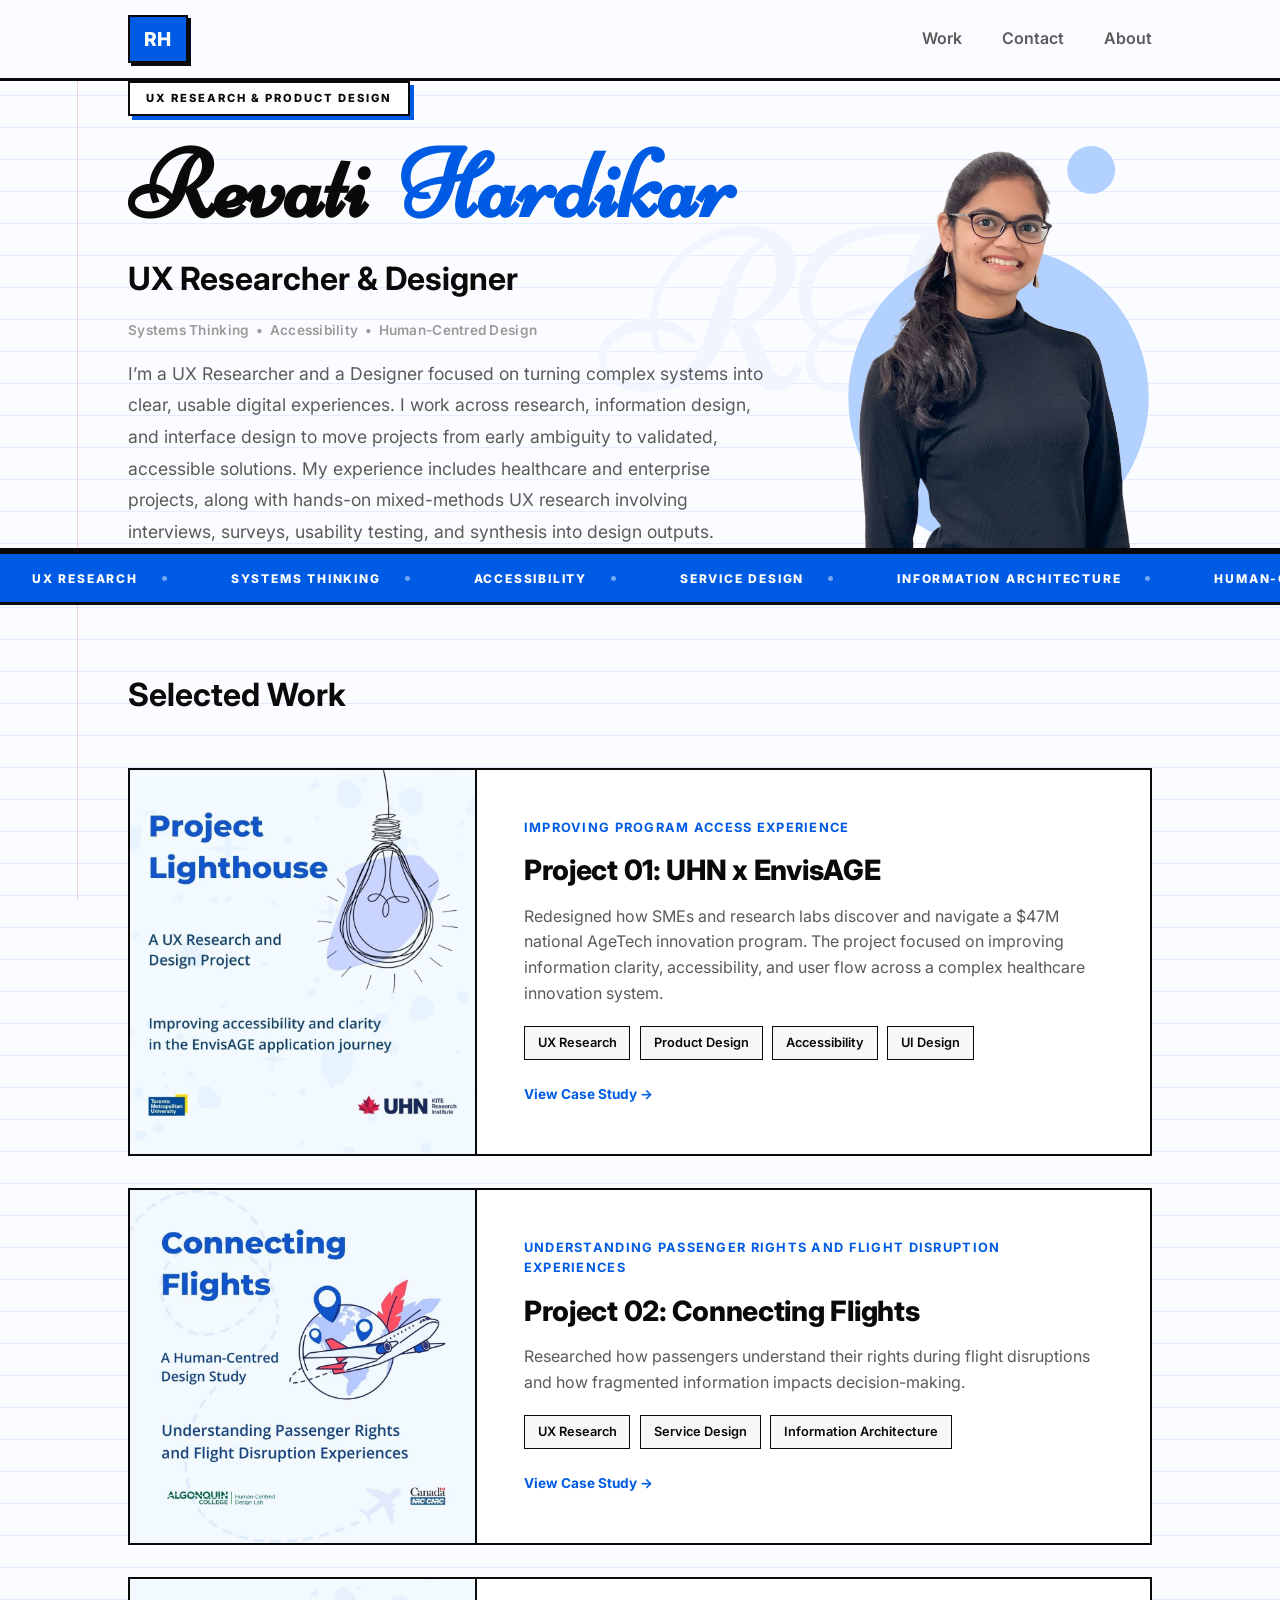
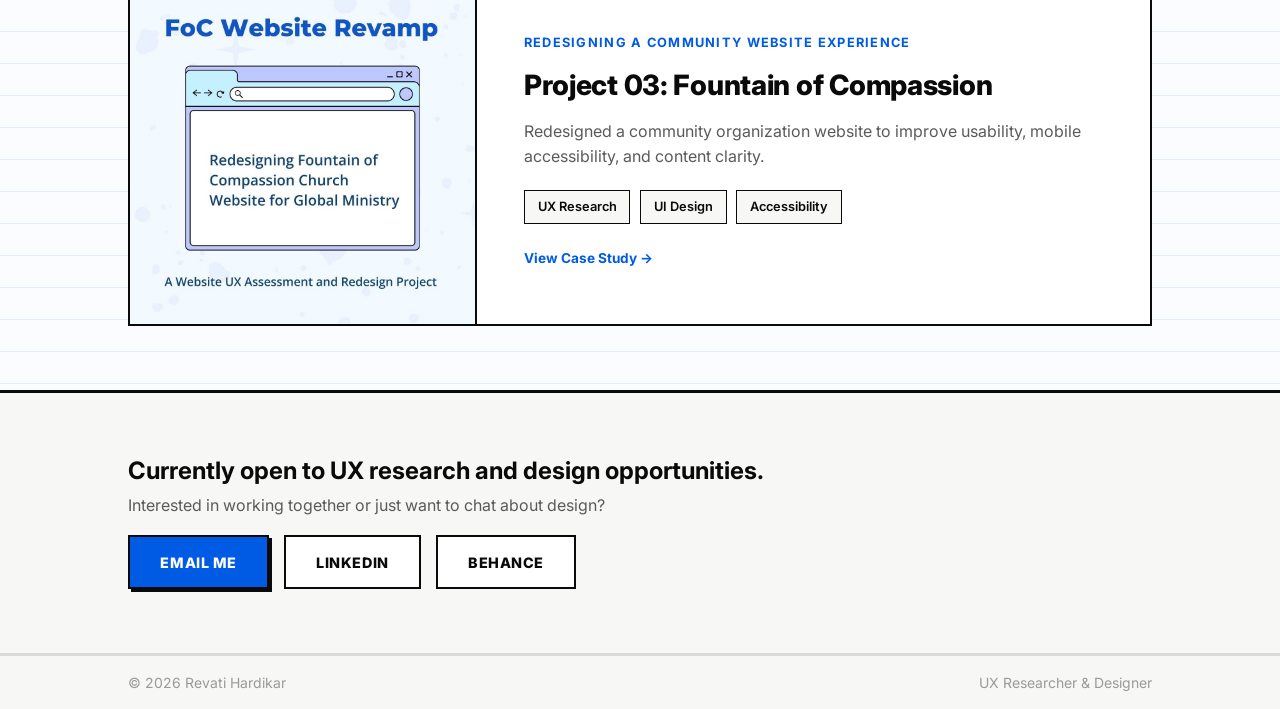
<file: index.html>
<!DOCTYPE html>
<html lang="en">

<head>
  <meta charset="UTF-8">
  <meta name="viewport" content="width=device-width, initial-scale=1.0">
  <title>Revati Hardikar — Product Designer & UX Researcher</title>
  <link rel="stylesheet" href="style.css">
  <style>
    @import url('https://fonts.googleapis.com/css2?family=Niconne&display=swap');
  </style>
</head>

<body>
  <div class="nav-section">

      <a href="index.html" class="logo">RH</a>
      <div class="nav-links">
        <a href="#work">Work</a>
        <a href="#contact">Contact</a>
        <a href="about.html">About</a>
      </div>
  </div>
  <!-- HERO -->
  <div class="hero-section">
      <div class="hero-left">
        <span class="case-badge">UX Research &amp; Product Design</span>
        <h1 class="hero-name">Revati &nbsp;<em>Hardikar</em></h1>
        <p class="hero-role">UX Researcher &amp; Designer</p>
        <p class="hero-specialisms">Systems Thinking &nbsp;&bull;&nbsp; Accessibility &nbsp;&bull;&nbsp; Human-Centred Design</p>
        <p class="hero-desc">I’m a UX Researcher and a Designer focused on turning complex systems into clear, usable digital experiences. I work across research, information design, and interface design to move projects from early ambiguity to validated, accessible solutions. My experience includes healthcare and enterprise projects, along with hands-on mixed-methods UX research involving interviews, surveys, usability testing, and synthesis into design outputs.</p>
      </div>
      <div class="hero-right">
        <img src="images/bgimg-clr.png" alt="Revati Hardikar">
      </div>
  </div>

  <!-- MARQUEE STRIP -->
  <div class="marquee-strip">
    <div class="marquee-track">
      <span class="marquee-item">UX Research <span class="marquee-dot"></span></span>
      <span class="marquee-item">Systems Thinking <span class="marquee-dot"></span></span>
      <span class="marquee-item">Accessibility <span class="marquee-dot"></span></span>
      <span class="marquee-item">Service Design <span class="marquee-dot"></span></span>
      <span class="marquee-item">Information Architecture <span class="marquee-dot"></span></span>
      <span class="marquee-item">Human-Centred Design <span class="marquee-dot"></span></span>
      <span class="marquee-item">Front-End Development <span class="marquee-dot"></span></span>
      <span class="marquee-item">Product Design <span class="marquee-dot"></span></span>
      <span class="marquee-item">UX Research <span class="marquee-dot"></span></span>
      <span class="marquee-item">Systems Thinking <span class="marquee-dot"></span></span>
      <span class="marquee-item">Accessibility <span class="marquee-dot"></span></span>
      <span class="marquee-item">Service Design <span class="marquee-dot"></span></span>
      <span class="marquee-item">Information Architecture <span class="marquee-dot"></span></span>
      <span class="marquee-item">Human-Centred Design <span class="marquee-dot"></span></span>
      <span class="marquee-item">Front-End Development <span class="marquee-dot"></span></span>
      <span class="marquee-item">Product Design <span class="marquee-dot"></span></span>
    </div>
  </div>

  <!-- WORK -->
  <section id="work" class="work">
    <h2 class="section-title reveal">Selected Work</h2>

    <div class="project-grid">
    <a href="lighthouse.html" class="project-featured reveal">
      <div class="project-img">
        <img src="images/UHNxEnvisAGE.jpg" alt="UHN x EnvisAGE Project">
      </div>
      <div class="project-info">
        <p class="project-num">Project 01: UHN x EnvisAGE</p>
        <p class="project-subtitle">Improving program access experience</p>
        <p class="project-desc">Redesigned how SMEs and research labs discover and navigate a $47M national AgeTech innovation program. The project focused on improving information clarity, accessibility, and user flow across a complex healthcare innovation system.</p>
        <div class="project-tags">
          <span class="tag">UX Research</span>
          <span class="tag">Product Design</span>
          <span class="tag">Accessibility</span>
          <span class="tag">UI Design</span>
        </div>
        <span class="project-cta">View Case Study →</span>
      </div>
    </a>

      <a href="connectingflights.html" class="project-featured reveal reveal-delay-1">
        <div class="project-img">
          <img src="images/ConnectingFlights.jpg" alt="Connecting Flights case study">
        </div>
        <div class="project-info">
          <p class="project-num">Project 02: Connecting Flights</p>
          <p class="project-subtitle">Understanding passenger rights and flight disruption experiences</p>
          <p class="project-desc">Researched how passengers understand their rights during flight disruptions and how fragmented information impacts decision-making.</p>
          <div class="project-tags">
            <span class="tag">UX Research</span>
            <span class="tag">Service Design</span>
            <span class="tag">Information Architecture</span>
          </div>
          <span class="project-cta">View Case Study →</span>
        </div>
      </a>

      <a href="focrevamp.html" class="project-featured reveal reveal-delay-2">
        <div class="project-img">
          <img src="images/FoC.jpg" alt="Fountain of Compassion case study">
        </div>
        <div class="project-info">
          <p class="project-num">Project 03: Fountain of Compassion</p>
          <p class="project-subtitle">Redesigning a community website experience</p>
          <p class="project-desc">Redesigned a community organization website to improve usability, mobile accessibility, and content clarity.</p>
          <div class="project-tags">
            <span class="tag">UX Research</span>
            <span class="tag">UI Design</span>
            <span class="tag">Accessibility</span>
          </div>
          <span class="project-cta">View Case Study →</span>
        </div>
      </a>
    </div>
  </section>

  <!-- CONTACT -->
  <section id="contact" class="contact">
    <div class="contact-inner reveal">
      <div>
        <h2 class="contact-headline">Currently open to UX research and design opportunities.</h2>
        <p class="contact-sub">Interested in working together or just want to chat about design?</p>
      </div>
      <div class="contact-links">
        <a href="mailto:revatimh12@gmail.com" class="contact-btn primary">Email Me</a>
        <a href="https://www.linkedin.com/in/revati-hardikar" target="_blank" class="contact-btn ghost">LinkedIn</a>
        <a href="https://www.behance.net/revatihardikar" target="_blank" class="contact-btn ghost">Behance</a>
      </div>
    </div>
  </section>

  <!-- FOOTER -->
  <footer>
    <p>© 2026 Revati Hardikar</p>
    <p>UX Researcher &amp; Designer</p>
  </footer>

  <script>
    document.querySelectorAll('a[href^="#"]').forEach(a => {
      a.addEventListener('click', e => {
        e.preventDefault();
        const el = document.querySelector(a.getAttribute('href'));
        if (el) el.scrollIntoView({ behavior: 'smooth', block: 'start' });
      });
    });

    const revealObserver = new IntersectionObserver((entries) => {
      entries.forEach(e => { if (e.isIntersecting) e.target.classList.add('visible'); });
    }, { threshold: 0.08, rootMargin: '0px 0px -40px 0px' });
    document.querySelectorAll('.reveal').forEach(el => revealObserver.observe(el));
  </script>
</body>
</html>
</file>
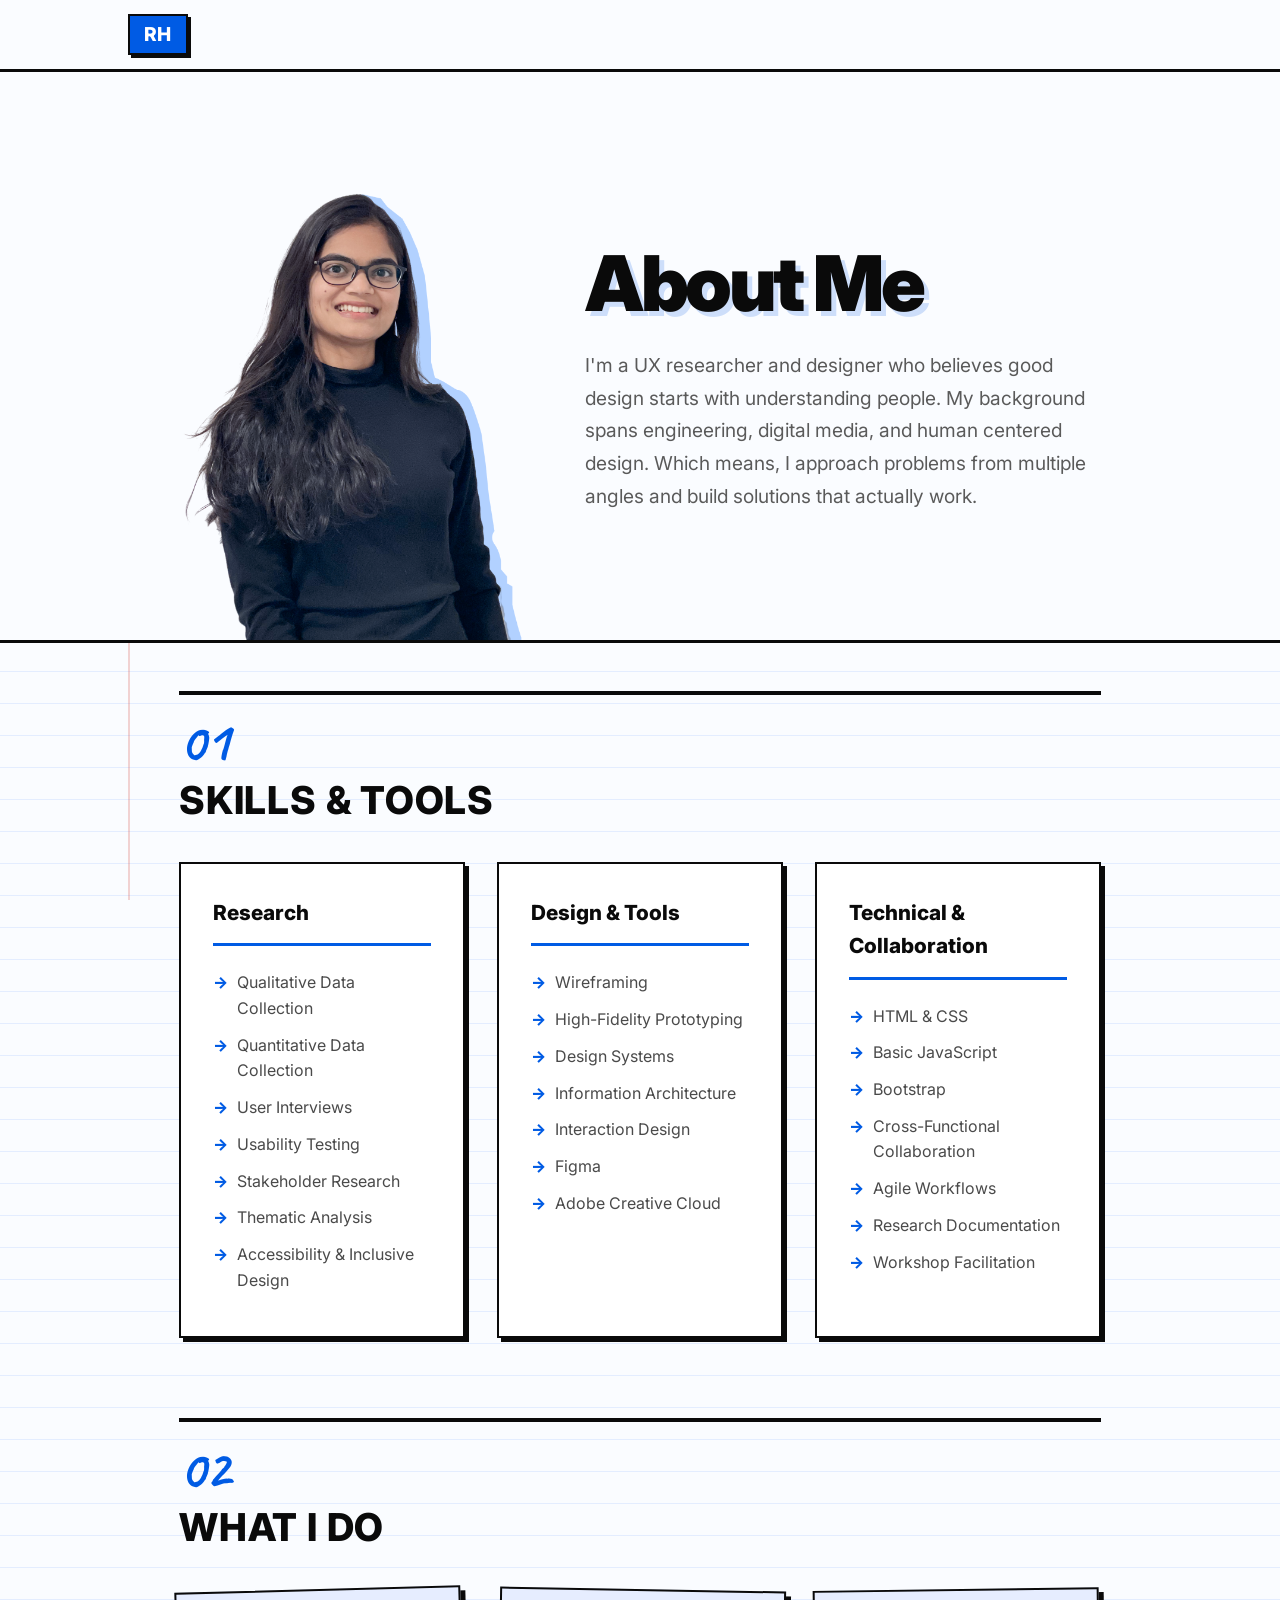
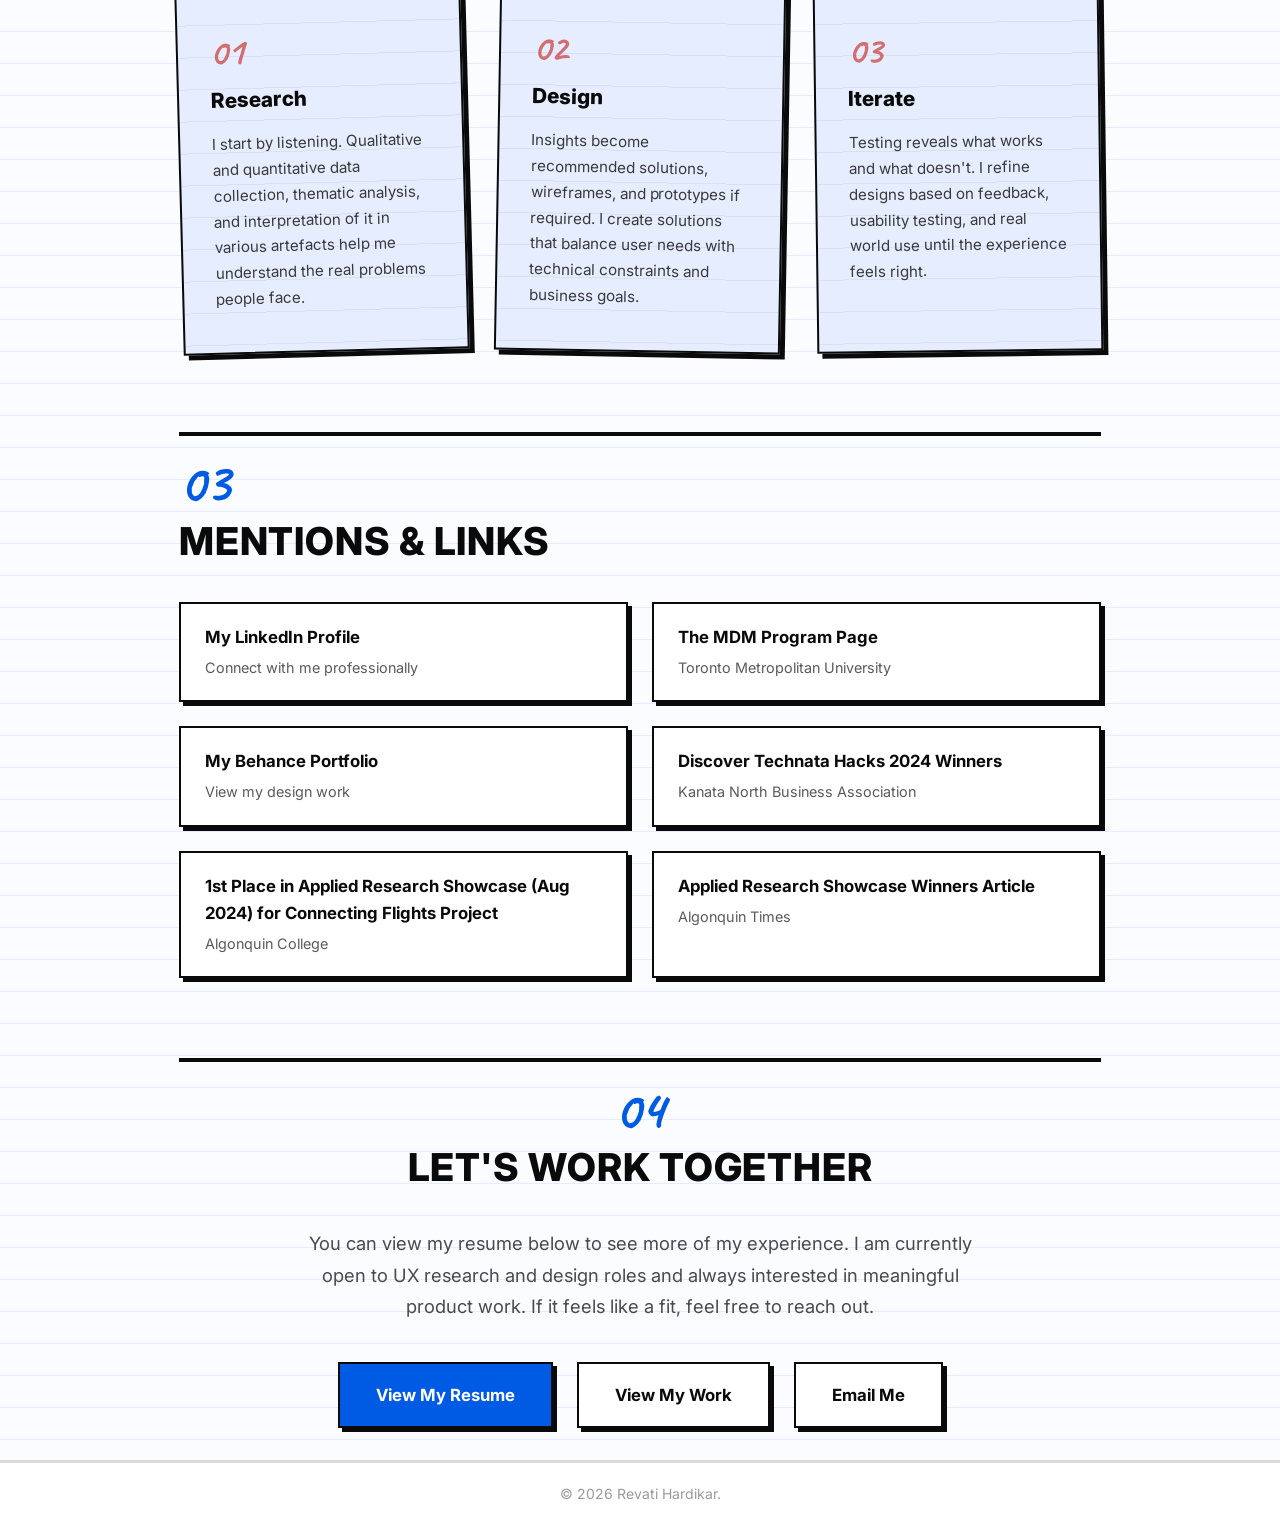
<file: about.html>
<!DOCTYPE html>
<html lang="en">

<head>
  <meta charset="UTF-8">
  <meta name="viewport" content="width=device-width, initial-scale=1.0">
  <title>About - Revati Hardikar</title>
  <link href="https://fonts.googleapis.com/css2?family=Inter:wght@400;500;600;700;800&display=swap" rel="stylesheet">
  <link rel="stylesheet" href="about.css">
</head>

<body>

  <!-- Navigation -->
  <nav class="nav-bar">
    <div class="nav-container">
      <a href="index.html" class="logo">RH</a>
    </div>
  </nav>

  <!-- Hero Section -->
  <section class="about-hero">
    <div class="container">
      <div class="hero-content-grid">
         <div class="hero-image-container">
          <div class="about-image-frame">
            <img src="images/abtmeimg.png" alt="Revati Hardikar">
          </div>
        </div>
        <div class="hero-text-content">
          <h1 class="page-title">About Me</h1>
          <p class="page-intro">I'm a UX researcher and designer who believes good design starts with understanding people. My background spans engineering, digital media, and human centered design. Which means, I approach problems from multiple angles and build solutions that actually work.</p>
        </div>
       
      </div>
    </div>
  </section>

  
  <!-- Skills Section -->
  <section id="skills" class="skills">
    <div class="container">
      <h2 class="section-label">Skills & Tools</h2>
      <div class="skills-grid">
        <div class="skill-category">
          <h3>Research</h3>
        <ul class="skill-list">
  <li>Qualitative Data Collection</li>
  <li>Quantitative Data Collection</li>
  <li>User Interviews</li>
  <li>Usability Testing</li>
  <li>Stakeholder Research</li>
  <li>Thematic Analysis</li>
  <li>Accessibility & Inclusive Design</li>
</ul>
</div>

<div class="skill-category">
  <h3>Design & Tools</h3>
  <ul class="skill-list">
    <li>Wireframing</li>
    <li>High-Fidelity Prototyping</li>
    <li>Design Systems</li>
    <li>Information Architecture</li>
    <li>Interaction Design</li>
    <li>Figma</li>
    <li>Adobe Creative Cloud</li>
  </ul>
</div>

<div class="skill-category">
  <h3>Technical & Collaboration</h3>
  <ul class="skill-list">
    <li>HTML & CSS</li>
    <li>Basic JavaScript</li>
    <li>Bootstrap</li>
    <li>Cross-Functional Collaboration</li>
    <li>Agile Workflows</li>
    <li>Research Documentation</li>
    <li>Workshop Facilitation</li>
  </ul>
        </div>
      </div>
    </div>
  </section>

  <!-- What I Do Section -->
  <section class="what-i-do">
    <div class="container">
      <h2 class="section-label">What I Do</h2>
      <div class="approach-grid">
        <div class="approach-card">
          <div class="approach-number">01</div>
          <h3>Research</h3>
          <p>I start by listening. Qualitative and quantitative data collection, thematic analysis, and interpretation of it in various artefacts help me understand the real problems people face.</p>
        </div>
        <div class="approach-card">
          <div class="approach-number">02</div>
          <h3>Design</h3>
          <p>Insights become recommended solutions, wireframes, and prototypes if required. I create solutions that balance user needs with technical constraints and business goals.</p>
        </div>
        <div class="approach-card">
          <div class="approach-number">03</div>
          <h3>Iterate</h3>
          <p>Testing reveals what works and what doesn't. I refine designs based on feedback, usability testing, and real world use until the experience feels right.</p>
        </div>
      </div>
    </div>
  </section>



  <!-- Mentions & Links Section -->
  <section class="mentions-section">
    <div class="container">
      <h2 class="section-label">Mentions & Links</h2>
      <div class="mentions-grid">
        
 <div class="mention-card">
          <span class="mention-list">
              <a href="https://www.linkedin.com/in/revati-hardikar" target="_blank">
                <strong>My LinkedIn Profile</strong>
                <span>Connect with me professionally</span>
              </a>
          </span>
          </div>

          <div class="mention-card">
          <span class="mention-list">
              <a href="https://www.torontomu.ca/master-digital-media/the-mdm-network/cohort-16-2025/revati-hardikar/" target="_blank">
                <strong>The MDM Program Page</strong>
                <span>Toronto Metropolitan University</span>
              </a>
          </span>
          </div>

          <div class="mention-card">
          <span class="mention-list">
              <a href="https://www.behance.net/revatihardikar" target="_blank">
                <strong>My Behance Portfolio</strong>
                <span>View my design work</span>
              </a>
          </span>
          </div>

                    <div class="mention-card">
          <span class="mention-list">
              <a href="https://www.kanatanorthba.com/dthacks2024/" target="_blank">
                <strong>Discover Technata Hacks 2024 Winners</strong>
                <span>Kanata North Business Association</span>
              </a>
          </span>
          </div>

          <div class="mention-card">
          <span class="mention-list">
              <a href="https://www.algonquincollege.com/applied-research/2024/08/august-2024-applied-research-student-project-showcase-winners/" target="_blank">
                <strong>1st Place in Applied Research Showcase (Aug 2024) for Connecting Flights Project</strong>
                <span>Algonquin College</span>
              </a>
          </span>
          </div>

          <div class="mention-card">
          <span class="mention-list">
              <a href="https://algonquintimes.com/event-showcases-applied-research-projects/" target="_blank">
                <strong>Applied Research Showcase Winners Article</strong>
                <span>Algonquin Times</span>
              </a>
          </span>
          </div>


      </div>
    </div>
  </section>

  <!-- Contact CTA -->
  <section class="contact-cta">
    <div class="container">
     <h2 class="section-label">Let's Work Together</h2>
      <p>You can view my resume below to see more of my experience. I am currently open to UX research and design roles and always interested in meaningful product work. If it feels like a fit, feel free to reach out.</p>
      <div class="cta-links">
        <a href="https://docs.google.com/document/d/1zVjLAhR-iLZ8zK8YXxKJ8oPBi0kYRP4z4JR6ApMe3IQ/edit?usp=sharing" class="cta-btn primary">View My Resume</a>
        <a href="index.html#work" class="cta-btn">View My Work</a>
        <a href="mailto:revatimh12@gmail.com" class="cta-btn">Email Me</a>
        
      </div>
    </div>
  </section>

  <!-- Footer -->
  <footer class="footer">
    <div class="container">
      <p>© 2026 Revati Hardikar.</p>
    </div>
  </footer>

  <script>
    // Navbar scroll effect
    let lastScroll = 0;
    const navbar = document.querySelector('.nav-bar');
    
    window.addEventListener('scroll', () => {
      const currentScroll = window.pageYOffset;
      
      if (currentScroll > 100) {
        navbar.classList.add('scrolled');
      } else {
        navbar.classList.remove('scrolled');
      }
      
      lastScroll = currentScroll;
    });
  </script>
</body>

</html>
</file>
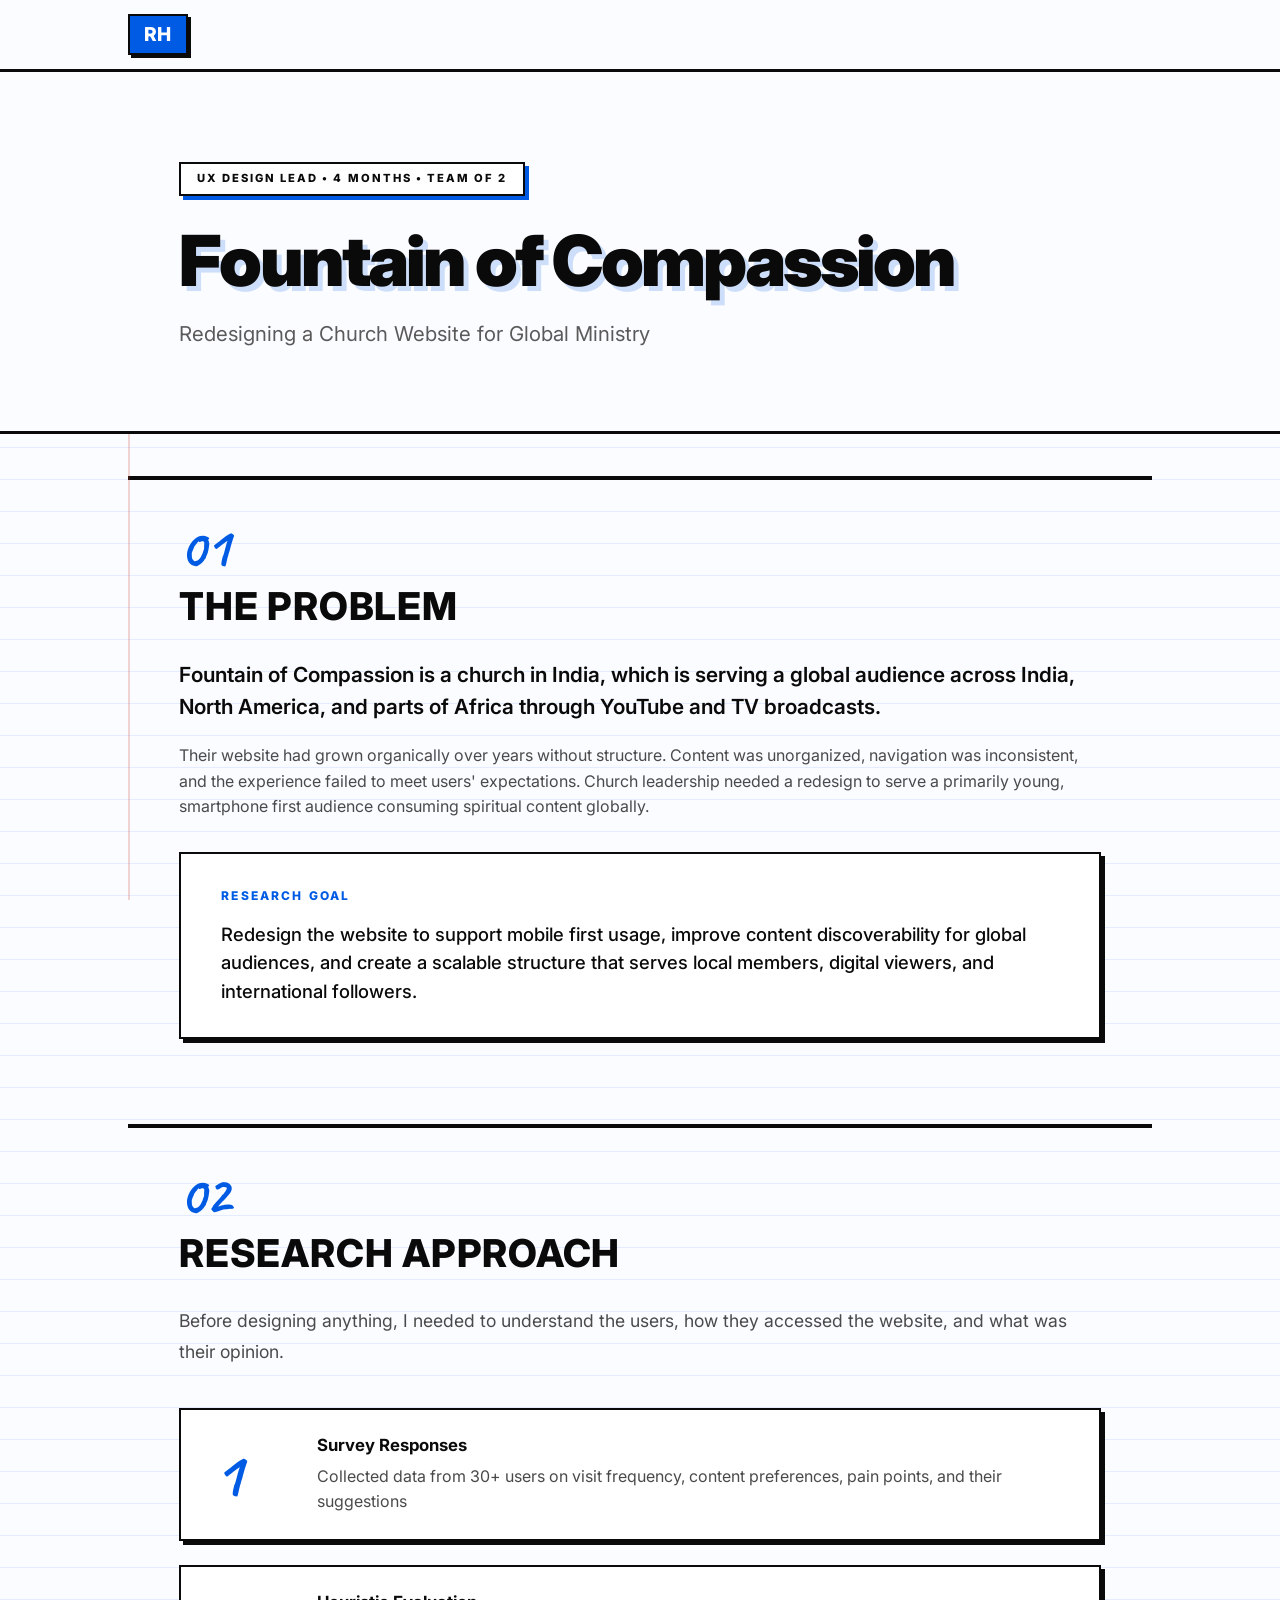
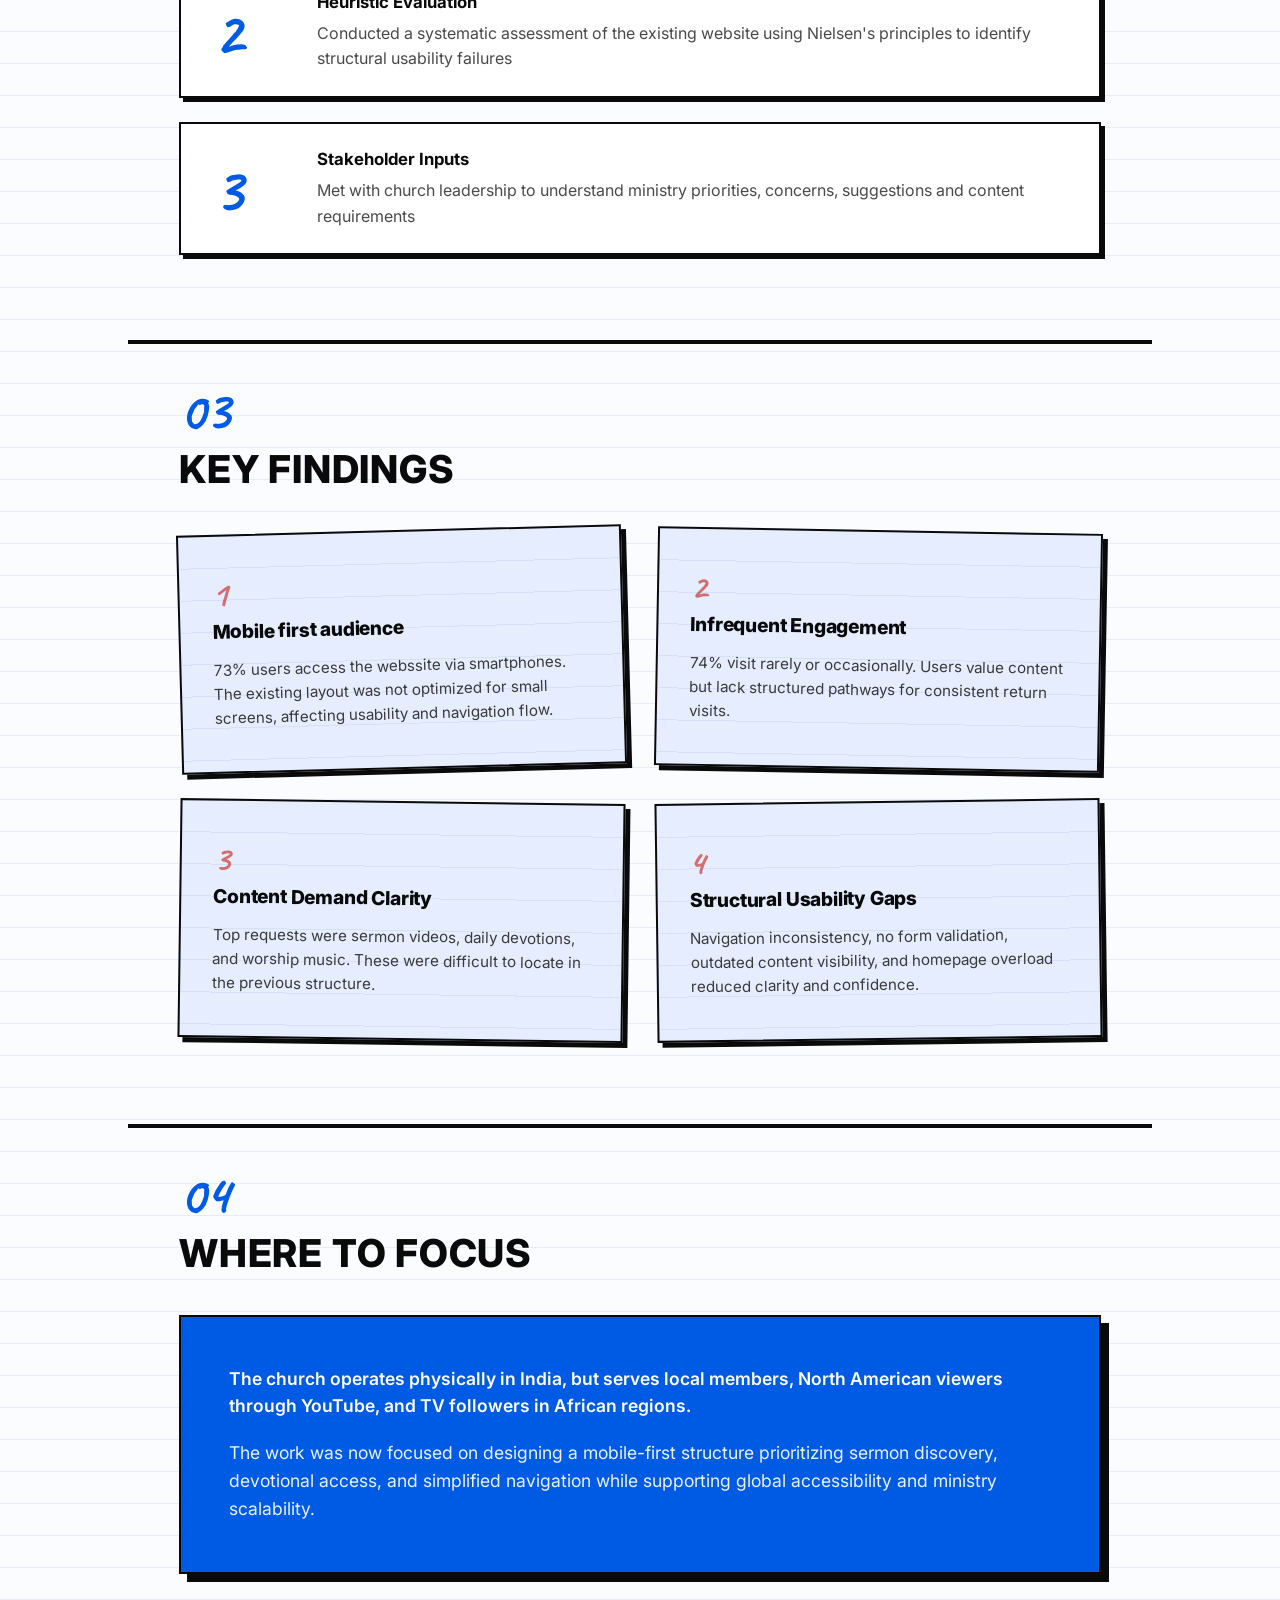
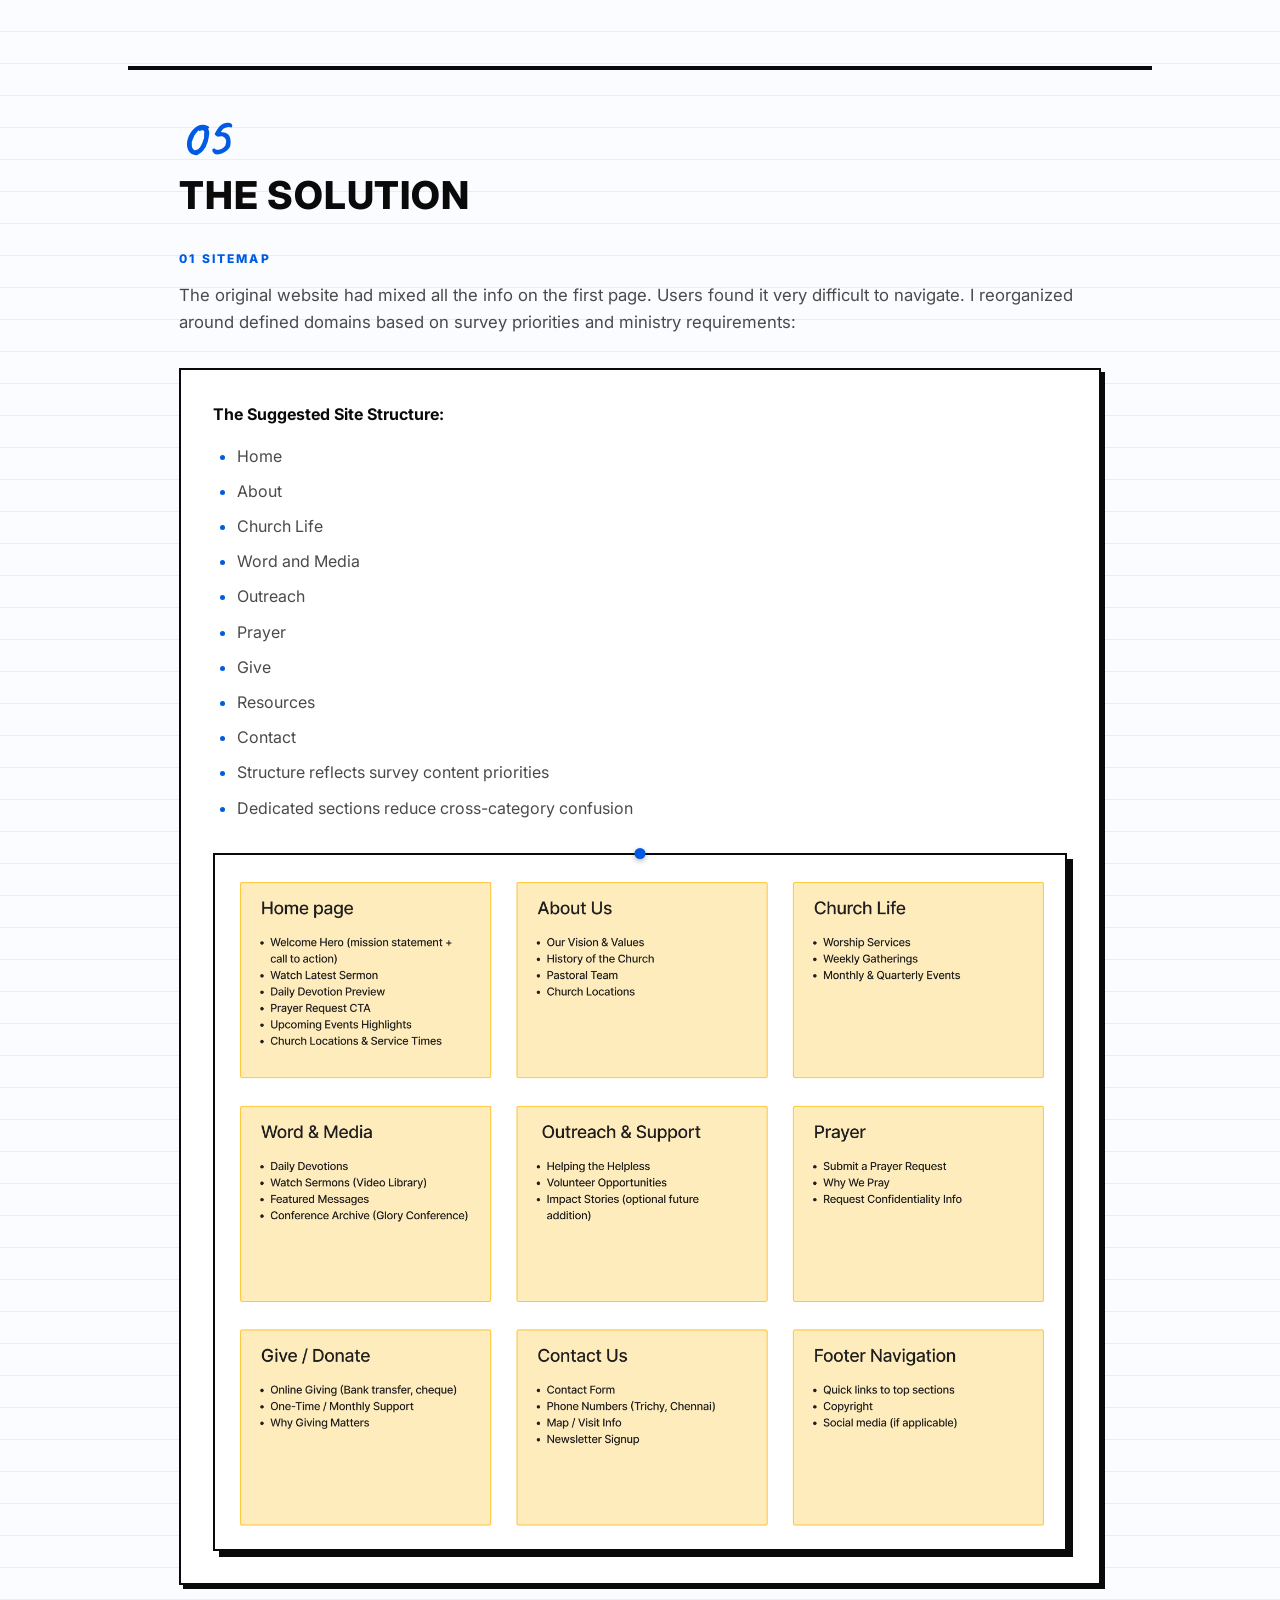
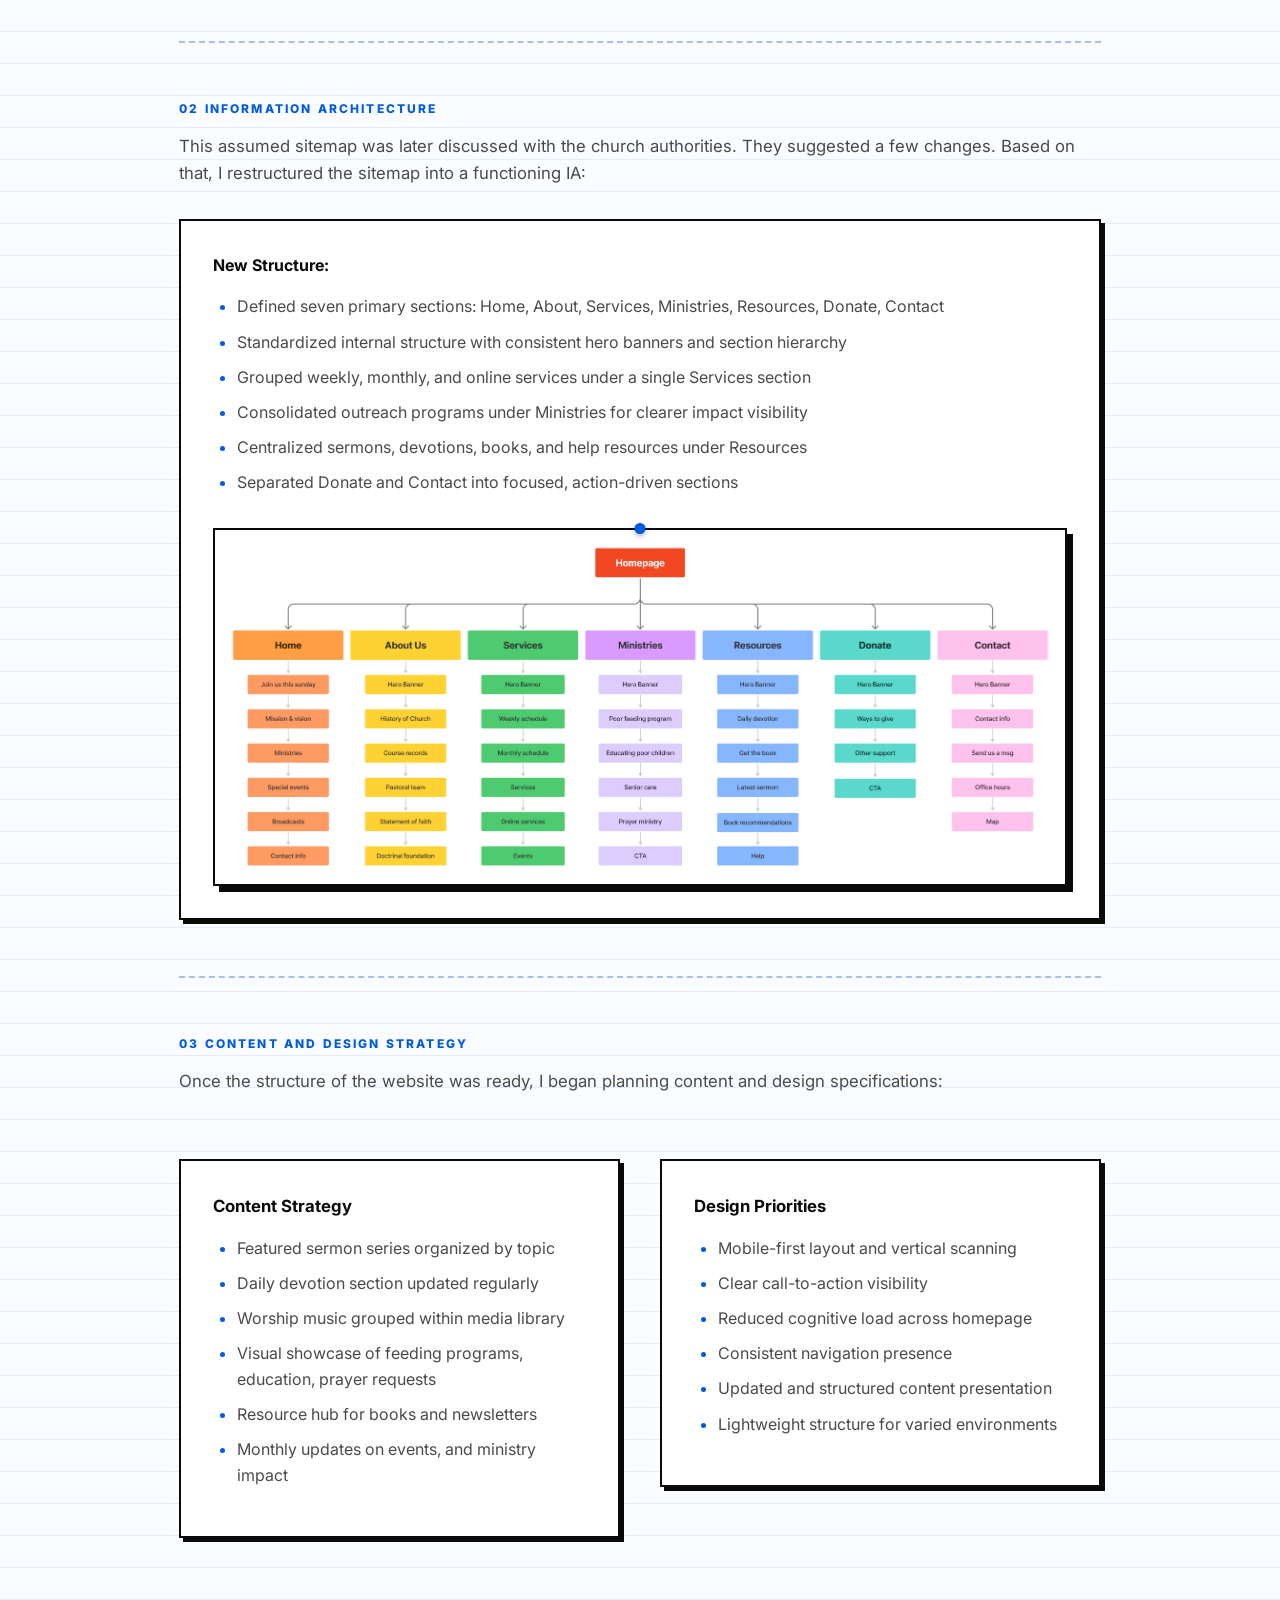
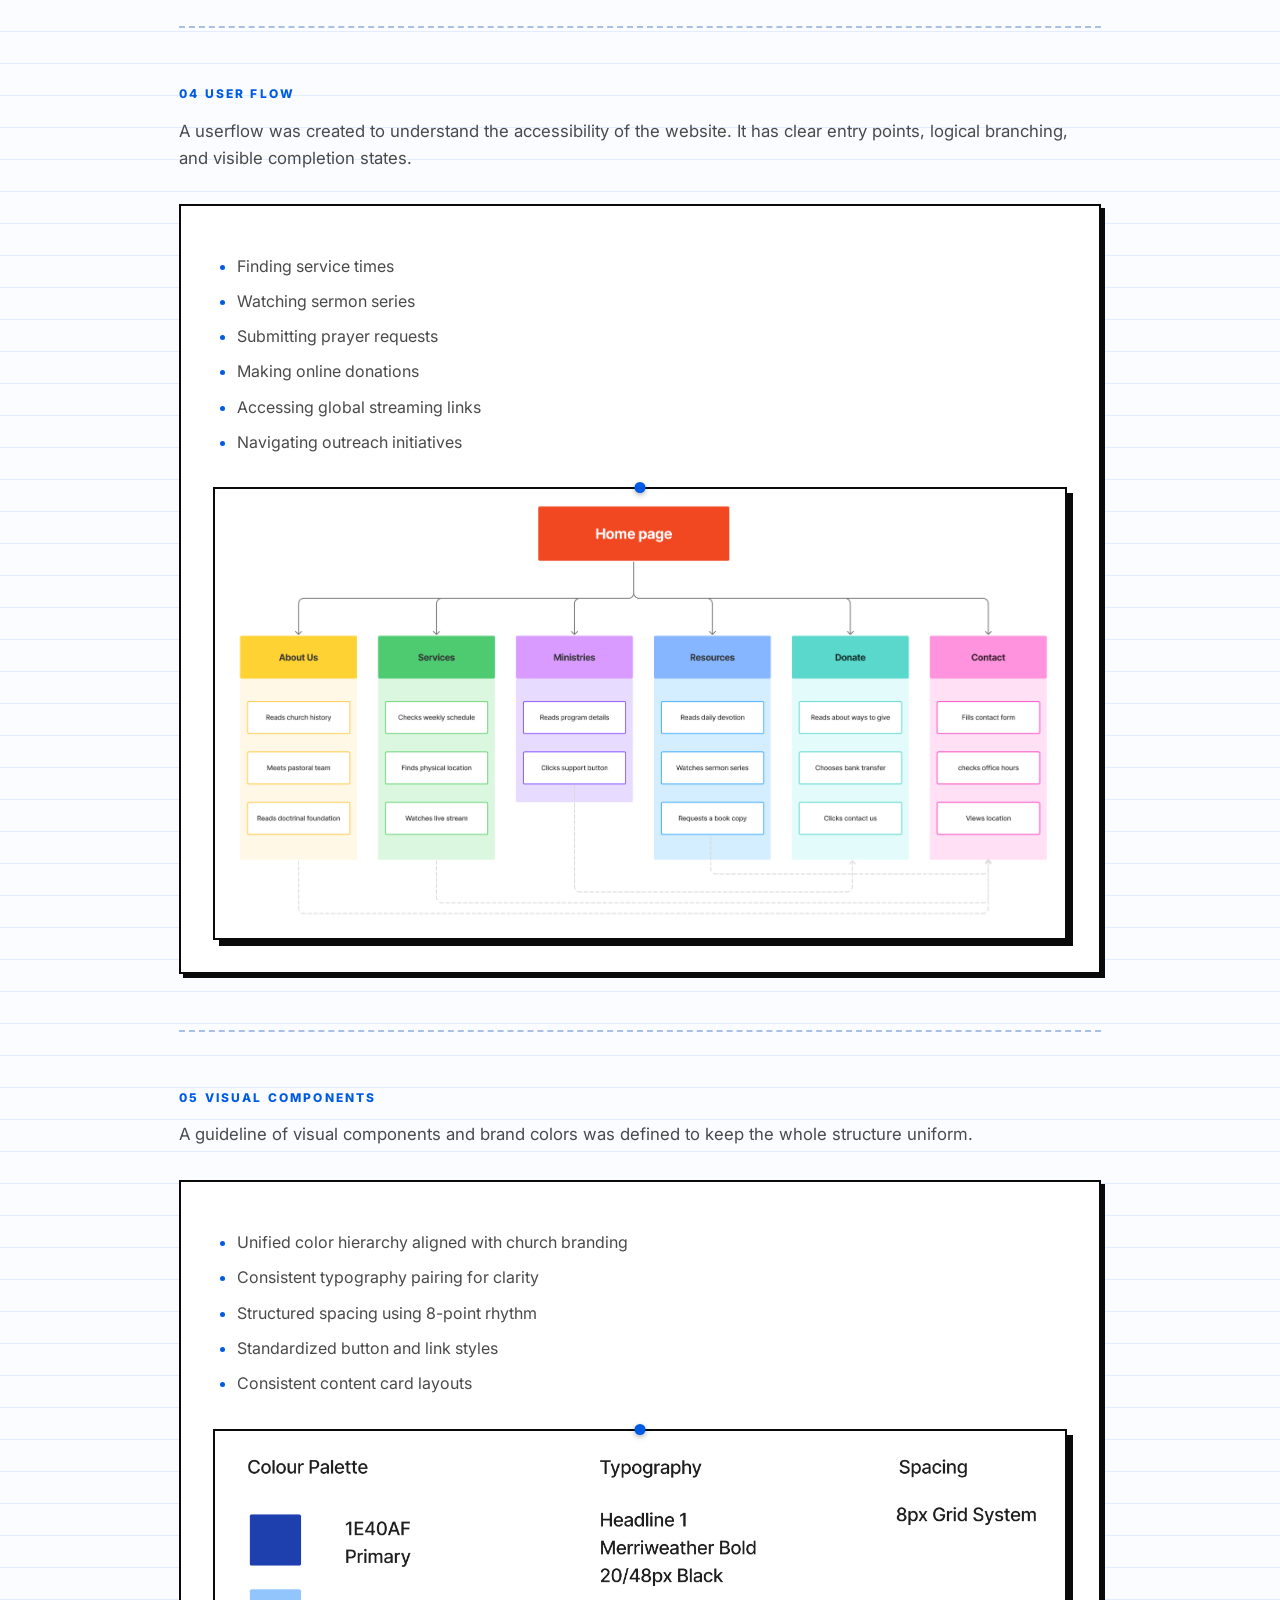
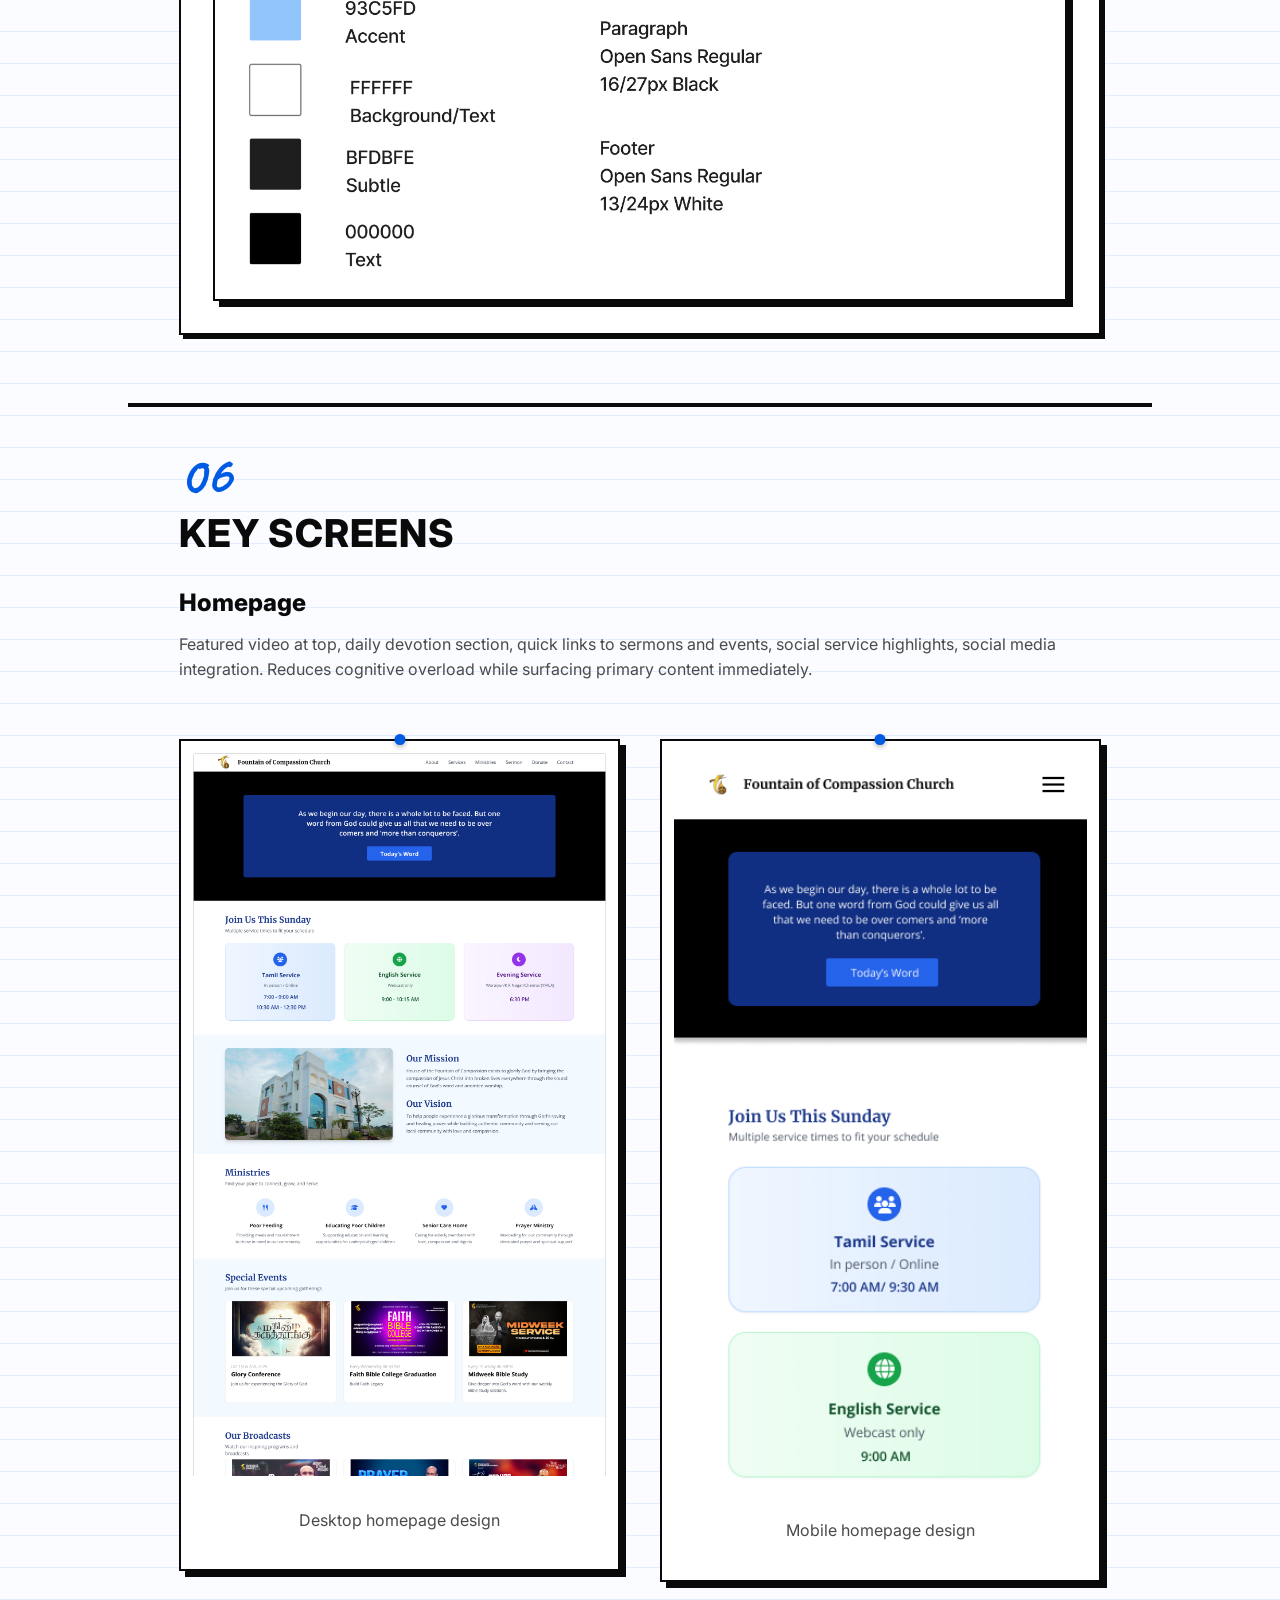
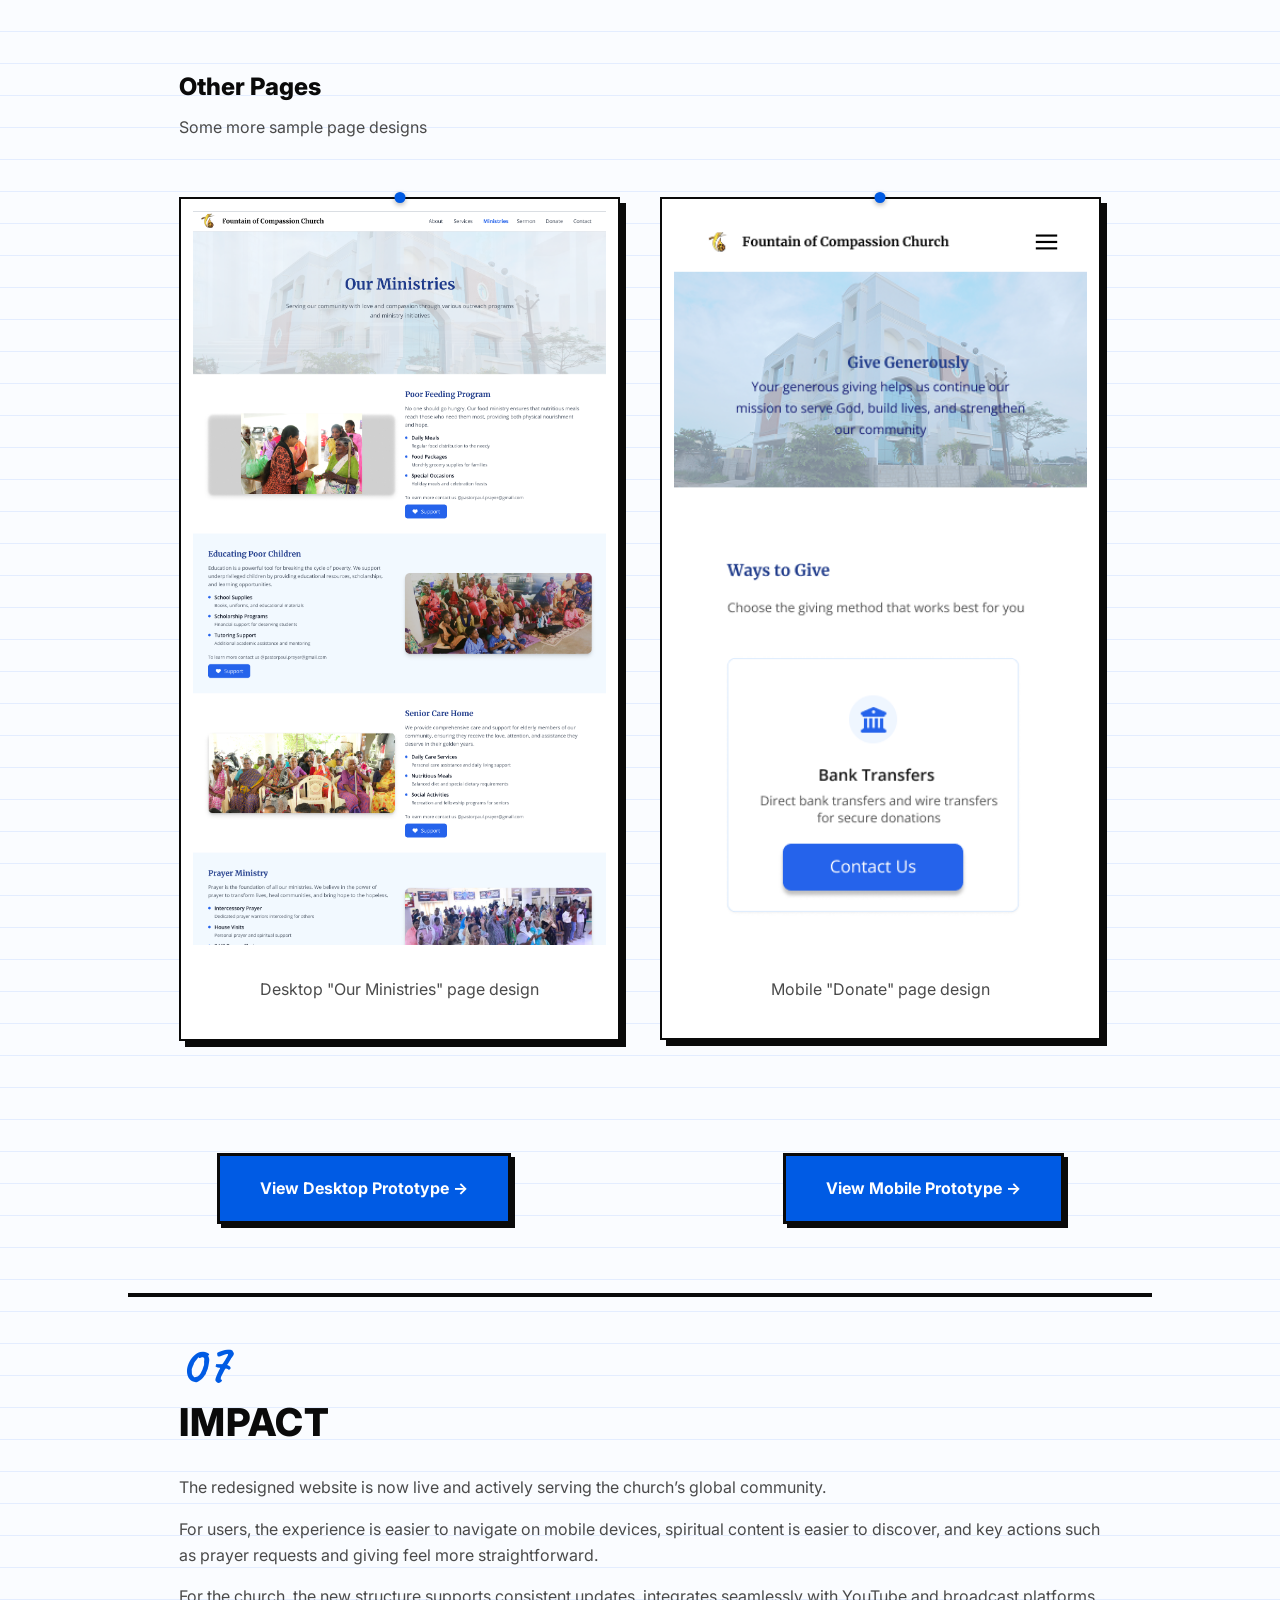
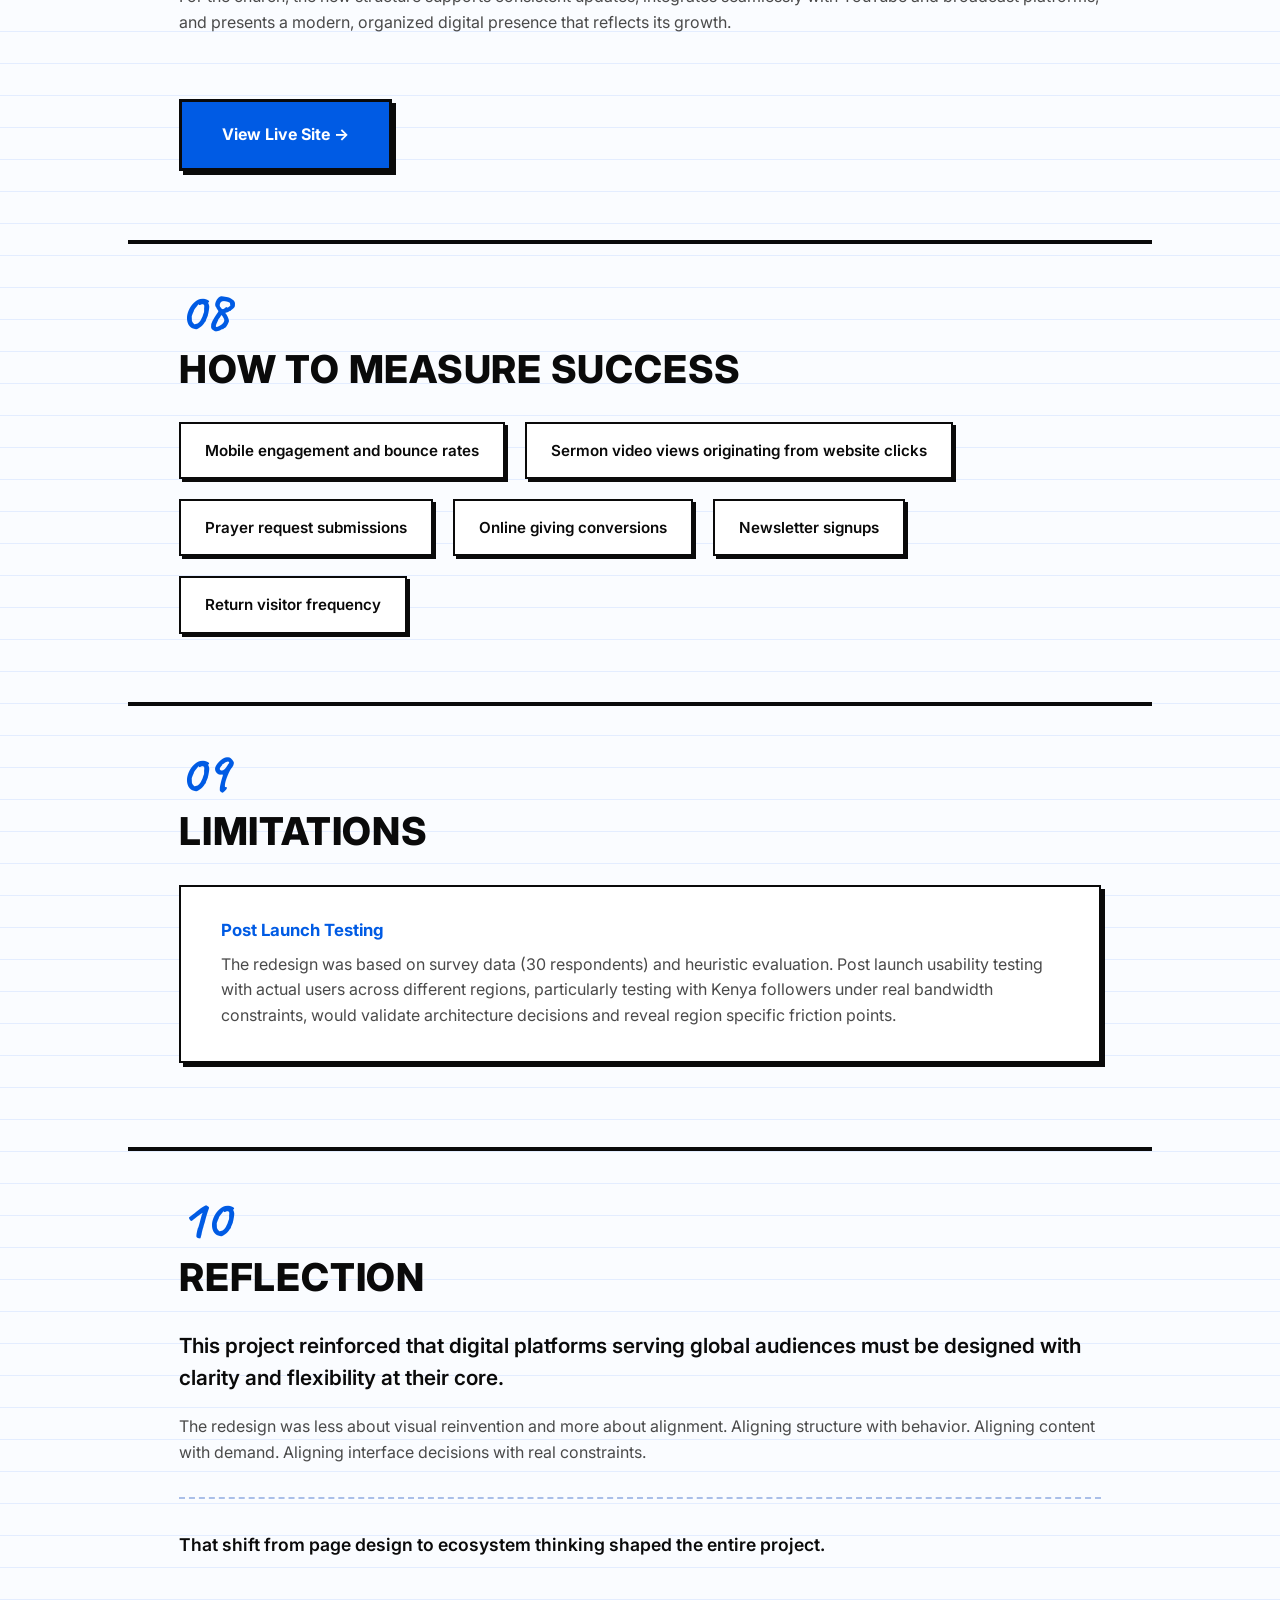
<file: focrevamp.html>
<!DOCTYPE html>
<html lang="en">

<head>
  <meta charset="UTF-8">
  <meta name="viewport" content="width=device-width, initial-scale=1.0">
  <title>Fountain of Compassion Case Study</title>
  <link href="https://fonts.googleapis.com/css2?family=Inter:wght@300;400;500;600;700;800&display=swap"
    rel="stylesheet">
  <link rel="stylesheet" href="focrevamp.css">
</head>

<body>

  <!-- Navigation - PASTE THIS RIGHT AFTER <body> TAG -->
  <nav class="project-nav">
    <div class="project-nav-container">
      <a href="index.html" class="nav-logo">RH</a>
    </div>
  </nav>


  <!-- Hero Section -->
  <header class="hero">
    <div class="container">
      <div class="mainbox">
        <div class="hero-meta">UX Design Lead • 4 months • Team of 2</div>
        <h1>Fountain of Compassion</h1>
        <h2>Redesigning a Church Website for Global Ministry</h2>
      </div>
    </div>
  </header>

  <div class="mainbox">
    <!-- Problem Section -->
    <section class="section">
      <div class="container">
        <h3 class="section-label">The Problem</h3>
        <div class="problem-content">
          <p class="lead">Fountain of Compassion is a church in India, which is serving a global audience across India,
            North America, and parts of Africa through YouTube and TV broadcasts. </p>
          <p>Their website had grown organically over years without structure. Content was unorganized, navigation was
            inconsistent, and the experience failed to meet users' expectations. Church leadership needed a redesign to
            serve a primarily young, smartphone first audience consuming spiritual content globally.</p>
        </div>

        <div class="research-question">
          <span class="label">Research Goal</span>
          <p>Redesign the website to support mobile first usage, improve content discoverability for global audiences,
            and create a scalable structure that serves local members, digital viewers, and international followers.</p>
        </div>
      </div>
    </section>

    <!-- Research Approach -->
    <section class="section">
      <div class="container">
        <h3 class="section-label">Research Approach</h3>

        <p class="intro-text">Before designing anything, I needed to understand the users, how they accessed the
          website, and what was their opinion.</p>

        <div class="methodology-list">
          <div class="method-item">
            <div class="method-number">1</div>
            <div class="method-content">
              <h4>Survey Responses</h4>
              <p>Collected data from 30+ users on visit frequency, content preferences, pain points, and their
                suggestions</p>
            </div>
          </div>

          <div class="method-item">
            <div class="method-number">2</div>
            <div class="method-content">
              <h4>Heuristic Evaluation</h4>
              <p>Conducted a systematic assessment of the existing website using Nielsen's principles to identify
                structural usability failures</p>
            </div>
          </div>

          <div class="method-item">
            <div class="method-number">3</div>
            <div class="method-content">
              <h4>Stakeholder Inputs</h4>
              <p>Met with church leadership to understand ministry priorities, concerns, suggestions and content
                requirements</p>
            </div>
          </div>
        </div>
      </div>
    </section>

    <!-- Key Findings -->
    <section class="section">
      <div class="container">
        <h3 class="section-label">Key Findings</h3>

        <div class="findings-list">
          <div class="finding-item">
            <div class="finding-stat">1</div>
            <div class="finding-content">
              <h4>Mobile first audience</h4>
              <p>73% users access the webssite via smartphones. The existing layout was not optimized for small screens,
                affecting usability and navigation flow.</p>
            </div>
          </div>

          <div class="finding-item">
            <div class="finding-stat">2</div>
            <div class="finding-content">
              <h4>Infrequent Engagement</h4>
              <p>74% visit rarely or occasionally. Users value content but lack structured pathways for consistent
                return visits.</p>
            </div>
          </div>

          <div class="finding-item">
            <div class="finding-stat">3</div>
            <div class="finding-content">
              <h4>Content Demand Clarity</h4>
              <p>Top requests were sermon videos, daily devotions, and worship music. These were difficult to locate in
                the previous structure.</p>
            </div>
          </div>

          <div class="finding-item">
            <div class="finding-stat">4</div>
            <div class="finding-content">
              <h4>Structural Usability Gaps</h4>
              <p>Navigation inconsistency, no form validation, outdated content visibility, and homepage overload
                reduced clarity and confidence.</p>
            </div>
          </div>
        </div>

        <!-- Survey Insights Visual -->
        <!-- <div style="margin-top: 4rem;">
          <h4 style="margin-bottom: 2rem; font-size: 1.25rem;">Survey Insights</h4>
          <div class="image-placeholder">
            <img src="images/foc-survey-insights.png"
              alt="Survey analysis showing 73% smartphone usage, 47% age 21-35, key content priorities"
              style="width: 100%; height: auto;">
          </div>
          <p style="margin-top: 1rem; color: var(--text-gray); font-size: 0.9375rem;">Key metrics: 73% smartphone usage,
            47% age 21-35, 70% from India, 74% rare/occasional visitors, top content: sermons (23), devotions (20),
            music (19)</p>
        </div> -->
      </div>
    </section>

    <!-- Personas Section -->
    <!-- <section class="section">
      <div class="container">
        <h3 class="section-label">Understanding the Users</h3>
        <p class="intro-text">Based on survey data and ministry reach, I developed three personas representing distinct
          needs and constraints.</p>

        <div class="persona-container">
          <div class="image-placeholder">
            <img src="images/foc-persona-rajesh.png" alt="Persona: Rajesh, Local Chennai Member"
              style="width: 100%; height: auto;">
          </div>
          <p style="margin-top: 1rem; color: var(--text-gray);">Age 38, IT professional, regular church volunteer. Needs
            quick access to service times, events, and giving options. Uses Android smartphone during lunch breaks.</p>
        </div>

        <div class="persona-container" style="margin-top: 3rem;">
          <div class="image-placeholder">
            <img src="images/foc-persona-marcus.png" alt="Persona: Marcus, North American Diaspora"
              style="width: 100%; height: auto;">
          </div>
          <p style="margin-top: 1rem; color: var(--text-gray);">Age 29, software developer in Texas, discovered church
            through YouTube. Consumes long form content on weekends. Needs culturally relevant teaching and virtual
            community.</p>
        </div>

        <div class="persona-container" style="margin-top: 3rem;">
          <div class="image-placeholder">
            <img src="images/foc-persona-grace.png" alt="Persona: Grace, Kenya TV Viewer"
              style="width: 100%; height: auto;">
          </div>
          <p style="margin-top: 1rem; color: var(--text-gray);">Age 45, headteacher in Nairobi, leads women's Bible
            study. Operates under data limitations. Needs downloadable content and offline access for group sharing.</p>
        </div>
      </div>
    </section> -->

    <!-- Problem Focus -->
    <section class="section">
      <div class="container">
        <h3 class="section-label">Where to Focus</h3>
        <div class="focus-box">
          <p class="lead">The church operates physically in India, but serves local members, North American viewers
            through YouTube, and TV followers in African regions.</p>
          <p>The work was now focused on designing a mobile-first structure prioritizing sermon discovery, devotional
            access, and simplified navigation while supporting global accessibility and ministry scalability.</p>
        </div>
      </div>
    </section>

    <!-- Solution -->
    <section class="section">
      <div class="container">
        <h3 class="section-label">The Solution</h3>

        <div class="solution-components">

          <!-- Component 01: Sitemap -->
          <div class="component">
            <div class="component-number">01 SITEMAP</div>
            <p>The original website had mixed all the info on the first page. Users found it very difficult to navigate. I
              reorganized around defined domains based on survey priorities and ministry requirements:</p>

            <div class="component-detail" style="margin-top: 2rem;">
              <strong>The Suggested Site Structure:</strong>
              <ul style="margin-top: 1rem;">
                <li>Home</li>
                <li>About</li>
                <li>Church Life</li>
                <li>Word and Media</li>
                <li>Outreach</li>
                <li>Prayer</li>
                <li>Give</li>
                <li>Resources</li>
                <li>Contact</li>
                <li>Structure reflects survey content priorities</li>
                <li>Dedicated sections reduce cross-category confusion</li>
              </ul>
              <div class="image-placeholder" style="margin-top: 2rem;">
                <img src="images/foc/Sitemap.png" alt="new sitemap showing clear content hierarchy"
                  style="width: 100%; height: auto;">
              </div>
            </div>
          </div>

          <!-- Component 02: IA -->
          <div class="component">
            <div class="component-number">02 INFORMATION ARCHITECTURE</div>
            <p>This assumed sitemap was later discussed with the church authorities. They suggested a few changes. Based on that, I restructured the sitemap into a functioning IA:</p>
              
            <div class="component-detail" style="margin-top: 2rem;">
              <strong>New Structure:</strong>
              <ul style="margin-top: 1rem;">
                <li>Defined seven primary sections: Home, About, Services, Ministries, Resources, Donate, Contact</li>
                <li>Standardized internal structure with consistent hero banners and section hierarchy</li>
                <li>Grouped weekly, monthly, and online services under a single Services section</li>
                <li>Consolidated outreach programs under Ministries for clearer impact visibility</li>
                <li>Centralized sermons, devotions, books, and help resources under Resources</li>
                <li>Separated Donate and Contact into focused, action-driven sections</li>
              </ul>
              <div class="image-placeholder" style="margin-top: 2rem;">
                <img src="images/foc/ia.png" alt="Reorganized IA showing clear content hierarchy"
                  style="width: 100%; height: auto;">
              </div>
            </div>
          </div>

          <!-- Component 03: Content and Design Strategy -->
          <div class="component">
            <div class="component-number">03 Content and Design Strategy</div>
            <p>Once the structure of the website was ready, I began planning content and design specifications:</p>
            <div class="component-grid">

            <div class="component-detail" style="margin-top: 2rem;">
              <p><strong>Content Strategy</strong></p> 
              <ul>
                <li>Featured sermon series organized by topic</li>
                <li>Daily devotion section updated regularly</li>
                <li>Worship music grouped within media library</li>
                <li> Visual showcase of feeding programs, education, prayer requests</li>
                <li>Resource hub for books and newsletters</li>
                <li>Monthly updates on events, and ministry impact</li>
              </ul>
            </div>

            <div class="component-detail" style="margin-top: 2rem;">
              <p><strong>Design Priorities</strong></p>
              <ul>
                <li>Mobile-first layout and vertical scanning</li>
                <li>Clear call-to-action visibility</li>
                <li>Reduced cognitive load across homepage</li>
                <li>Consistent navigation presence</li>
                <li>Updated and structured content presentation</li>
                <li>Lightweight structure for varied environments</li>
              </ul>
            </div>
            </div>
          </div>

          <!-- Component 04: User Flows -->
          <div class="component">
            <div class="component-number">04 user flow</div>
            <p>A userflow was created to understand the accessibility of the website. It has clear entry points, logical branching, and visible completion states.</p>

            <div class="component-detail" style="margin-top: 2rem;">
              <ul style="margin-top: 1rem;">
                <li>Finding service times</li>
                <li>Watching sermon series</li>
                <li>Submitting prayer requests</li>
                <li>Making online donations</li>
                <li>Accessing global streaming links</li>
                <li>Navigating outreach initiatives</li>
              </ul>

              <div style="margin-top: 2rem;">
              <div class="image-placeholder">
                <img src="images/foc/userflow.png" alt="User flow diagram showing primary journeys"
                  style="width: 100%; height: auto;">
              </div>
            </div>
            </div>


          </div>

          <!-- Component 05: Design System -->
          <div class="component">
            <div class="component-number">05 visual components</div>
            <p>A guideline of visual components and brand colors was defined to keep the whole structure uniform.</p>

            <div class="component-detail" style="margin-top: 2rem;">
              <ul style="margin-top: 1rem;">
                <li>Unified color hierarchy aligned with church branding</li>
                <li>Consistent typography pairing for clarity</li>
                <li>Structured spacing using 8-point rhythm</li>
                <li>Standardized button and link styles</li>
                <li>Consistent content card layouts</li>
              </ul>
            <div style="margin-top: 2rem;">
              <div class="image-placeholder">
                <img src="images/foc/design-system.png"
                  alt="Design system showing colors, typography, spacing, components"
                  style="width: 100%; height: auto;">
              </div>
            </div>
            </div>
          </div>

        </div>
      </div>
    </section>

    <!-- Key Screens -->
    <section class="section">
      <div class="container">
        <h3 class="section-label">Key Screens</h3>

        <!-- Homepage -->
        <div class="screen-showcase">
          <h4>Homepage</h4>
          <p>Featured video at top, daily devotion section, quick links to sermons and events, social service
            highlights, social media integration. Reduces cognitive overload while surfacing primary content
            immediately.</p>
          <div class="screen-images">
            <div class="component-grid">
            <div class="image-placeholder">
              <img src="images/foc/deskhome.png" alt="Desktop homepage design"
                style="width: 100%; height: auto;"> <p style="text-align: center; padding-top: 2rem;">Desktop homepage design</p>
            </div> 
            <div class="image-placeholder">
              <img src="images/foc/mobHome2.png" alt="Mobile homepage design" style="width: 100%; height: auto;"><p style="text-align: center; padding-top: 2rem;">Mobile homepage design</p>
            </div> 
          </div>
          </div>
        </div>

        <!-- Word & Media -->
        <div class="screen-showcase">
          <h4>Other Pages</h4>
          <p>Some more sample page designs</p>
          <div class="screen-images">
            <div class="component-grid">
            <div class="image-placeholder">
              <img src="images/foc/deskministries.png" alt="Desktop homepage design"
                style="width: 100%; height: auto;"> <p style="text-align: center; padding-top: 2rem;">Desktop "Our Ministries" page design</p>
            </div> 
            <div class="image-placeholder">
              <img src="images/foc/mobDonate.png" alt="Mobile homepage design" style="width: 100%; height: auto;"><p style="text-align: center; padding-top: 2rem;">Mobile "Donate" page design</p>
            </div> 
          </div>
          </div>
        </div>

        <!-- Figma Links -->
        <div style="margin-top: 4rem; text-align: center;">
          <div style="display: flex; gap: 17rem; justify-content: center; flex-wrap: wrap;">
            <a href="https://www.figma.com/proto/Pei3ZvX6UYdbwJqacmv7CU/Modified-website-FCC?node-id=4-4&p=f&t=t7GHZUzJbr08rekb-1&scaling=min-zoom&content-scaling=fixed&page-id=0%3A1&starting-point-node-id=4%3A4" target="_blank"
              style="display: inline-block; padding: 1.25rem 2.5rem; background: var(--neo-blue); color: white; text-decoration: none; font-weight: 700; border: 3px solid var(--text-black); transition: all 0.2s ease;">View
              Desktop Prototype →</a>
            <a href="https://www.figma.com/proto/Pei3ZvX6UYdbwJqacmv7CU/Modified-website-FCC?node-id=95-2&t=jijMYfwLfdMYFYPR-1&scaling=min-zoom&content-scaling=fixed&page-id=90%3A16&starting-point-node-id=95%3A2" target="_blank"
              style="display: inline-block; padding: 1.25rem 2.5rem; background: var(--neo-blue); color: white; text-decoration: none; font-weight: 700; border: 3px solid var(--text-black); transition: all 0.2s ease;">View
              Mobile Prototype →</a>
          </div>
        </div>

      </div>
    </section>

    <!-- Impact -->
    <section class="section">
      <div class="container">
        <h3 class="section-label">impact</h3>

        <div class="validation-split">
          <div class="validation-box">
            <p>The redesigned website is now live and actively serving the church’s global community.</p>
            <p>For users, the experience is easier to navigate on mobile devices, spiritual content is easier to discover, and key actions such as prayer requests and giving feel more straightforward.</p>
            <p>For the church, the new structure supports consistent updates, integrates seamlessly with YouTube and broadcast platforms, and presents a modern, organized digital presence that reflects its growth.</p>

             <a href="https://fountainofcompassion.org/index.php" target="_blank"
              style="display: inline-block; margin-top: 3rem; padding: 1.25rem 2.5rem; background: var(--neo-blue); color: white; text-decoration: none; font-weight: 700; border: 3px solid var(--text-black); transition: all 0.2s ease;">View
              Live Site →</a>
          </div>
        </div>
      </div>
    </section>

    <!-- Results -->
    <section class="section">
      <div class="container">
        <h3 class="section-label">HOW TO MEASURE SUCCESS</h3>
            <div class="metrics-section">
          <div class="metrics-list">
            <span class="metric">Mobile engagement and bounce rates</span>
            <span class="metric">Sermon video views originating from website clicks</span>
            <span class="metric">Prayer request submissions</span>
            <span class="metric">Online giving conversions</span>
            <span class="metric">Newsletter signups</span>
            <span class="metric">Return visitor frequency</span>
          </div>
        </div>
      </div>
    </section>

    <!-- Limitations -->
    <section class="section">
      <div class="container">
        <h3 class="section-label">Limitations</h3>

        <div class="limitations-list">
          <div class="limitation-box">
            <h4>Post Launch Testing</h4>
            <p>The redesign was based on survey data (30 respondents) and heuristic evaluation. Post launch usability
              testing with actual users across different regions, particularly testing with Kenya followers under real
              bandwidth constraints, would validate architecture decisions and reveal region specific friction points.
            </p>
          </div>
        </div>
      </div>
    </section>

    <!-- Reflection -->
    <section class="section">
      <div class="container">
        <h3 class="section-label">Reflection</h3>
        <div class="reflection-content">
          <p class="lead">This project reinforced that digital platforms serving global audiences must be designed with clarity and flexibility at their core.</p>
          <p>The redesign was less about visual reinvention and more about alignment. Aligning structure with behavior. Aligning content with demand. Aligning interface decisions with real constraints.</p>
          <p class="reflection-conclusion">That shift from page design to ecosystem thinking shaped the entire project.</p>
        </div>
      </div>
    </section>
  </div>

  <script>
    // Smooth scroll reveal
    const observerOptions = {
      threshold: 0.1,
      rootMargin: '0px 0px -50px 0px'
    };

    const observer = new IntersectionObserver((entries) => {
      entries.forEach(entry => {
        if (entry.isIntersecting) {
          entry.target.classList.add('visible');
        }
      });
    }, observerOptions);

    document.addEventListener('DOMContentLoaded', () => {
      document.querySelectorAll('.section').forEach(section => {
        observer.observe(section);
      });
    });
  </script>
</body>

</html>
</file>
<file: style.css>
@import url('https://fonts.googleapis.com/css2?family=Inter:wght@400;600;700;800&display=swap');

*,
*::before,
*::after {
  margin: 0;
  padding: 0;
  box-sizing: border-box;
}

html {
  scroll-behavior: smooth;
}

body {
  font-family: 'Inter', sans-serif;
  background-color: #FAFCFF;
  background-image: repeating-linear-gradient(transparent, transparent 31px, rgba(180, 205, 255, 0.32) 31px, rgba(180, 205, 255, 0.32) 32px);
  color: #0A0A0A;
  line-height: 1.6;
  -webkit-font-smoothing: antialiased;
  position: relative;
}

body::before {
  content: '';
  position: fixed;
  left: 6%;
  top: 0;
  bottom: 0;
  width: 1.5px;
  background: rgba(210, 60, 50, 0.22);
  pointer-events: none;
  z-index: 1;
}

/* NAV */
.nav-section {
  position: sticky;
  top: 0;
  left: 0;
  right: 0;
  z-index: 100;
  display: flex;
  align-items: center;
  justify-content: space-between;
  padding: 1.2% 10%;
  background: #FAFCFF;
  border-bottom: 3px solid #0A0A0A;
}

.logo {
  font-size: 1.2rem;
  font-weight: 800;
  text-decoration: none;
  color: #FFFFFF;
  background: #005BE4;
  padding: 0.4rem 0.9rem;
  border: 2.5px solid #0A0A0A;
  box-shadow: 3px 3px 0 #0A0A0A;
  transition: 0.15s;
}

.logo:hover {
  transform: translate(-2px, -2px);
  box-shadow: 5px 5px 0 #0A0A0A;
}

.nav-links {
  display: flex;
  gap: 2.5rem;
}

.nav-links a {
  text-decoration: none;
  font-size: 1rem;
  font-weight: 600;
  color: #5A5A5A;
  transition: color 0.2s;
}

.nav-links a:hover {
  color: #005BE4;
}

/* HERO */
.hero-section {
  padding: 0 10%;
  display: grid;
  grid-template-columns: 70% 30%;
  border-bottom: 3px solid #0A0A0A;
  position: relative;
  min-height: 50vh;
}

.hero-section::before {
  content: 'RH';
  position: absolute;
  right: 24%;
  top: 50%;
  transform: translateY(-50%);
  font-family: 'Niconne', cursive;
  font-size: 18vw;
  color: #F0F5FF;
  line-height: 1;
  pointer-events: none;
  z-index: 0;
  letter-spacing: -0.05em;
}

.hero-left {
  display: flex;
  padding: 0 10% 0 0;
  flex-direction: column;
  justify-content: center;
  gap: 1rem;
  position: relative;
  z-index: 1;
}

.case-badge {
  padding: 0.4rem 1rem;
  background: #FFFFFF;
  border: 2.5px solid #0A0A0A;
  box-shadow: 4px 4px 0 #005BE4;
  font-size: 0.7rem;
  font-weight: 800;
  letter-spacing: 0.18em;
  text-transform: uppercase;
  display: block;
  width: fit-content;
  margin-bottom: 0.25rem;
}

.hero-name {
  font-family: 'Niconne', cursive;
  font-size: 6rem;
  line-height: 1.05;
}

.hero-name em {
  font-style: normal;
  color: #005BE4;
}

.hero-role {
  font-size: 2rem;
  font-weight: 700;
}

.hero-specialisms {
  font-size: 0.85rem;
  font-weight: 600;
  color: #9A9A9A;
  letter-spacing: 0.02em;
}

.hero-desc {
  font-size: 1.1rem;
  color: #5A5A5A;
  line-height: 1.8;
}

.hero-right {
  position: relative;
  z-index: 1;
  width: 100%;
  display: flex;
  align-items: flex-end;
  justify-content: center;
}

.hero-right img {
  width: 100%;
  height: auto;
  object-fit: contain;
  object-position: bottom center;
  display: block;
}

/* MARQUEE */
.marquee-strip {
  position: relative;
  z-index: 2;
  border-top: 3px solid #0A0A0A;
  border-bottom: 3px solid #0A0A0A;
  background: #005BE4;
  overflow: hidden;
  white-space: nowrap;
  padding: 0.7rem 0;
}

.marquee-track {
  display: inline-flex;
  animation: marquee 22s linear infinite;
}

.marquee-track:hover {
  animation-play-state: paused;
}

.marquee-item {
  display: inline-flex;
  align-items: center;
  gap: 1.5rem;
  padding: 0 2rem;
  font-size: 0.75rem;
  font-weight: 800;
  letter-spacing: 0.15em;
  text-transform: uppercase;
  color: #FFFFFF;
}

.marquee-dot {
  width: 5px;
  height: 5px;
  background: rgba(255, 255, 255, 0.45);
  border-radius: 50%;
  flex-shrink: 0;
}

@keyframes marquee {
  0% {
    transform: translateX(0);
  }

  100% {
    transform: translateX(-50%);
  }
}

/* WORK */
.work {
  padding: 5% 10%;
}

.section-title {
  font-size: 2rem;
  margin-bottom: 3rem;
}

/* PROJECT CARDS */
.project-grid {
  display: flex;
  flex-direction: column;
  gap: 2rem;
}

.project-featured {
  display: grid;
  grid-template-columns: 34% 66%;
  min-height: 320px;
  border: 2px solid #0A0A0A;
  text-decoration: none;
  color: inherit;
  background: #FFFFFF;
  overflow: hidden;
  transition: transform 0.2s ease, box-shadow 0.2s ease;
}

.project-featured:hover {
  transform: translate(-4px, -4px);
  box-shadow: 6px 6px 0 #0A0A0A;
}

.project-img {
  width: 100%;
  height: 100%;
  overflow: hidden;
  border-right: 2px solid #0A0A0A;
}

.project-img img {
  width: 100%;
  height: 100%;
  object-fit: cover;
  display: block;
  transition: transform 0.5s ease;
}

.project-featured:hover .project-img img {
  transform: scale(1.04);
}

.project-info {
  padding: 3rem 3rem 3rem 2.75rem;
  display: flex;
  flex-direction: column;
  justify-content: center;
  gap: 1rem;
  border-left: 3px solid transparent;
  transition: border-color 0.2s ease;
}

.project-featured:hover .project-info {
  border-left-color: #005BE4;
}

.project-subtitle {
  order: -1;
  font-size: 0.8rem;
  font-weight: 700;
  letter-spacing: 0.1em;
  text-transform: uppercase;
  color: #005BE4;
}

.project-num {
  font-size: 1.75rem;
  font-weight: 800;
  letter-spacing: -0.01em;
  line-height: 1.2;
  color: #0A0A0A;
}

.project-desc {
  font-size: 1rem;
  color: #5A5A5A;
  line-height: 1.6;
}

.project-tags {
  display: flex;
  flex-wrap: wrap;
  gap: 0.6rem;
  margin-top: 0.25rem;
}

.tag {
  padding: 0.35rem 0.8rem;
  background: #F7F7F5;
  border: 1.5px solid #0A0A0A;
  font-size: 0.8rem;
  font-weight: 600;
  color: #0A0A0A;
}

.project-cta {
  position: relative;
  display: inline-flex;
  align-items: center;
  gap: 0.4rem;
  font-size: 0.85rem;
  font-weight: 700;
  color: #005BE4;
  margin-top: 0.5rem;
  width: fit-content;
}

.project-cta::after {
  content: '';
  position: absolute;
  left: 0;
  bottom: -2px;
  width: 100%;
  height: 2px;
  background: #005BE4;
  transform: scaleX(0);
  transform-origin: left;
  transition: transform 0.25s ease;
}

.project-featured:hover .project-cta::after {
  transform: scaleX(1);
}

/* CONTACT */
.contact {
  padding: 5% 10%;
  background: #F7F7F5;
  border-top: 3px solid #0A0A0A;
}

.contact-inner {
  display: flex;
  align-items: center;
  justify-content: space-between;
  gap: 1rem;
  flex-wrap: wrap;
}

.contact-headline {
  font-size: 1.5rem;
  line-height: 1.2;
  max-width: 700px;
  margin-bottom: 0.5rem;
}

.contact-sub {
  font-size: 1rem;
  color: #5A5A5A;
  max-width: 500px;
}

.contact-links {
  display: flex;
  gap: 0.9rem;
  flex-wrap: wrap;
}

.contact-btn {
  text-decoration: none;
  font-size: 0.9rem;
  font-weight: 800;
  padding: 0.85rem 1.9rem;
  letter-spacing: 0.04em;
  text-transform: uppercase;
  border: 2.5px solid #0A0A0A;
  display: inline-block;
  transition: 0.15s;
}

.contact-btn.primary {
  background: #005BE4;
  color: #FFFFFF;
  box-shadow: 3px 3px 0 #0A0A0A;
}

.contact-btn.primary:hover {
  transform: translate(-2px, -2px);
  box-shadow: 6px 6px 0 #0A0A0A;
}

.contact-btn.ghost {
  background: #FFFFFF;
  color: #0A0A0A;
}

.contact-btn.ghost:hover {
  transform: translate(-2px, -2px);
  box-shadow: 4px 4px 0 #0A0A0A;
}

/* FOOTER */
footer {
  background: #F7F7F5;
  border-top: 3px solid #DADADA;
  padding: 1.2% 10%;
  display: flex;
  justify-content: space-between;
  align-items: center;
}

footer p {
  font-size: 0.875rem;
  color: #9A9A9A;
}

/* SCROLL REVEAL */
.reveal {
  opacity: 0;
  transform: translateY(28px);
  transition: opacity 0.65s ease, transform 0.65s ease;
}

.reveal.visible {
  opacity: 1;
  transform: translateY(0);
}

.reveal-delay-1 {
  transition-delay: 0.1s;
}

.reveal-delay-2 {
  transition-delay: 0.2s;
}

/* RESPONSIVE */
@media (max-width: 900px) {
  body::before {
    display: none;
  }

  .hero-section {
    grid-template-columns: 1fr;
    min-height: auto;
  }

  .hero-section::before {
    display: none;
  }

  .hero-left {
    padding: 0;
    border-bottom: 3px solid #0A0A0A;
  }

  .hero-right img {
    max-width: 220px;
    margin: 0 auto;
  }

  .project-featured {
    grid-template-columns: 1fr;
    min-height: auto;
  }

  .project-img {
    border-right: none;
    border-bottom: 2px solid #0A0A0A;
    height: 220px;
  }
}

@media (max-width: 600px) {
  .hero-name {
    font-size: 2.5rem;
  }

  .hero-section {
    grid-template-columns: 1fr;
  }

  .section-title {
    font-size: 2.25rem;
  }

  .contact-headline {
    font-size: 1.75rem;
  }

  .project-info {
    padding: 1.75rem;
  }

  footer {
    flex-direction: column;
    gap: 0.4rem;
    text-align: center;
  }
}
</file>
<file: about.css>
@import url('https://fonts.googleapis.com/css2?family=Inter:wght@400;500;600;700;800;900&family=Caveat:wght@600;700&display=swap');

/* Variables */
:root {
  --neo-blue: #005BE4;
  --blue-dark: #0052CC;
  --bg-white: #FFFFFF;
  --paper: #FAFCFF;
  --note: #E6EDFF;
  --text-black: #0A0A0A;
  --text-body: #4A4A4A;
  --text-gray: #5A5A5A;
  --text-light: #9A9A9A;
  --red-ink: rgba(200, 55, 50, 0.7);
  --border: #E0E0E0;
}

/* Reset and base */
*,
*::before,
*::after {
  margin: 0;
  padding: 0;
  box-sizing: border-box;
}

html {
  scroll-behavior: smooth;
}

body {
  font-family: 'Inter', -apple-system, BlinkMacSystemFont, sans-serif;
  background-color: var(--paper);
  background-image: repeating-linear-gradient(transparent, transparent 31px, rgba(180, 205, 255, 0.32) 31px, rgba(180, 205, 255, 0.32) 32px);
  color: var(--text-black);
  line-height: 1.6;
  -webkit-font-smoothing: antialiased;
  padding-top: 72px;
  counter-reset: section;
}

/* Red margin line */
body::before {
  content: '';
  position: fixed;
  left: 10%;
  top: 72px;
  bottom: 0;
  width: 1.5px;
  background: rgba(210, 60, 50, 0.22);
  pointer-events: none;
  z-index: 10;
}

p {
  color: var(--text-body);
}

.container {
  max-width: 80%;
  margin: 0 auto;
  padding: 0 4%;
}

/* Navigation */
.nav-bar {
  position: fixed;
  top: 0;
  left: 0;
  right: 0;
  z-index: 1000;
  display: flex;
  align-items: center;
  justify-content: space-between;
  height: 72px;
  padding: 0 10%;
  background: var(--paper);
  border-bottom: 3px solid var(--text-black);
}

.nav-container {
  display: flex;
  align-items: center;
}

.logo {
  display: inline-block;
  line-height: 1.3;
  font-size: 1.2rem;
  font-weight: 800;
  text-decoration: none;
  color: var(--bg-white);
  background: var(--neo-blue);
  padding: 0.4rem 0.9rem;
  border: 2.5px solid var(--text-black);
  box-shadow: 3px 3px 0 var(--text-black);
  transition: 0.15s;
}

.logo:hover {
  transform: translate(-2px, -2px);
  box-shadow: 5px 5px 0 var(--text-black);
}

/* Hero */
.about-hero {
  position: relative;
  z-index: 11;
  padding: 3rem 0 0;
  background: var(--paper);
  border-bottom: 3px solid var(--text-black);
}

.hero-content-grid {
  display: grid;
  grid-template-columns: 0.9fr 1.3fr;
  gap: 3rem;
  align-items: center;
}

.page-title {
  font-size: clamp(3rem, 6vw, 5.5rem);
  font-weight: 900;
  letter-spacing: -0.04em;
  line-height: 0.95;
  color: var(--text-black);
  text-shadow: 5px 5px 0 rgba(0, 91, 228, 0.18);
  margin-bottom: 1.75rem;
}

.page-intro {
  font-size: clamp(1.05rem, 1.5vw, 1.3rem);
  color: var(--text-gray);
  line-height: 1.7;
  max-width: 620px;
}

.hero-image-container {
  display: flex;
  justify-content: center;
  align-items: flex-end;
}

.about-image-frame {
  width: 100%;
  max-width: 400px;
}

.about-image-frame img {
  width: 100%;
  height: auto;
  display: block;
}

/* Sections: thick rule, handwritten number, title */
.skills,
.what-i-do,
.mentions-section,
.contact-cta {
  padding: 3rem 0 2rem;
}

.skills .container::before,
.what-i-do .container::before,
.mentions-section .container::before,
.contact-cta .container::before {
  content: '';
  display: block;
  height: 4px;
  background: var(--text-black);
  margin-bottom: 1.25rem;
}

.section-label {
  font-size: clamp(1.8rem, 3vw, 2.5rem);
  font-weight: 800;
  letter-spacing: 0.02em;
  line-height: 1.1;
  text-transform: uppercase;
  color: var(--text-black);
  margin-bottom: 2.5rem;
  counter-increment: section;
}

.section-label::before {
  content: counter(section, decimal-leading-zero);
  display: block;
  font-family: 'Caveat', cursive;
  font-size: 3.5rem;
  font-weight: 700;
  letter-spacing: 0;
  text-transform: none;
  color: var(--neo-blue);
  line-height: 1;
  margin-bottom: 0.5rem;
  transform: rotate(-2deg);
  transform-origin: left;
}

/* Skills */
.skills-grid {
  display: grid;
  grid-template-columns: repeat(3, 1fr);
  gap: 2rem;
  align-items: stretch;
}

.skill-category {
  padding: 2rem;
  background: var(--bg-white);
  border: 2.5px solid var(--text-black);
  box-shadow: 4px 4px 0 var(--text-black);
}

.skill-category h3 {
  font-size: 1.3rem;
  font-weight: 800;
  color: var(--text-black);
  margin-bottom: 1.5rem;
  padding-bottom: 0.9rem;
  border-bottom: 3px solid var(--neo-blue);
}

.skill-list {
  list-style: none;
}

.skill-list li {
  font-size: 1rem;
  color: var(--text-body);
  margin-bottom: 0.7rem;
  padding-left: 1.5rem;
  position: relative;
}

.skill-list li::before {
  content: '→';
  position: absolute;
  left: 0;
  color: var(--neo-blue);
  font-weight: 800;
}

/* What I do: pinned notes */
.approach-grid {
  display: grid;
  grid-template-columns: repeat(3, 1fr);
  gap: 2rem;
  align-items: stretch;
}

.approach-card {
  background: var(--note);
  background-image: repeating-linear-gradient(transparent, transparent 31px, rgba(150, 170, 230, 0.2) 31px, rgba(150, 170, 230, 0.2) 32px);
  border: 2px solid var(--text-black);
  box-shadow: 5px 5px 0 var(--text-black);
  padding: 2.5rem 2rem;
  transition: transform 0.2s ease, box-shadow 0.2s ease;
}

.approach-card:nth-child(1) {
  transform: rotate(-1.5deg);
}

.approach-card:nth-child(2) {
  transform: rotate(1deg);
}

.approach-card:nth-child(3) {
  transform: rotate(-0.75deg);
}

.approach-card:hover {
  transform: rotate(0deg) translate(-3px, -3px);
  box-shadow: 8px 8px 0 var(--text-black);
}

.approach-number {
  font-family: 'Caveat', cursive;
  font-size: 2.4rem;
  font-weight: 700;
  color: var(--red-ink);
  line-height: 1;
  margin-bottom: 0.75rem;
}

.approach-card h3 {
  font-size: 1.3rem;
  font-weight: 800;
  color: var(--text-black);
  margin-bottom: 0.9rem;
}

.approach-card p {
  font-size: 0.95rem;
  color: #3A3A3A;
  line-height: 1.7;
}

/* Mentions */
.mentions-grid {
  display: grid;
  grid-template-columns: 1fr 1fr;
  gap: 1.5rem;
  align-items: stretch;
}

.mention-card {
  background: var(--bg-white);
  border: 2.5px solid var(--text-black);
  box-shadow: 4px 4px 0 var(--text-black);
  padding: 1.25rem 1.5rem;
  transition: transform 0.15s, box-shadow 0.15s;
}

.mention-card:hover {
  transform: translate(-2px, -2px);
  box-shadow: 6px 6px 0 var(--text-black);
}

.mention-list {
  display: block;
}

.mention-list a {
  display: block;
  text-decoration: none;
  color: inherit;
}

.mention-list strong {
  display: block;
  font-size: 1.05rem;
  font-weight: 700;
  color: var(--text-black);
  margin-bottom: 0.25rem;
  transition: color 0.2s ease;
}

.mention-list span {
  font-size: 0.9rem;
  color: var(--text-gray);
}

.mention-list a:hover strong {
  color: var(--neo-blue);
}

/* Contact */
.contact-cta {
  text-align: center;
}

.contact-cta .section-label::before {
  transform-origin: center;
}

.contact-cta p {
  font-size: 1.15rem;
  color: var(--text-body);
  max-width: 700px;
  margin: 0 auto 2.5rem;
  line-height: 1.7;
}

.cta-links {
  display: flex;
  gap: 1.5rem;
  justify-content: center;
  flex-wrap: wrap;
}

.cta-btn {
  display: inline-block;
  padding: 1.1rem 2.25rem;
  font-size: 1.05rem;
  font-weight: 700;
  text-decoration: none;
  color: var(--text-black);
  border: 2.5px solid var(--text-black);
  background: var(--bg-white);
  box-shadow: 4px 4px 0 var(--text-black);
  transition: transform 0.15s, box-shadow 0.15s;
}

.cta-btn:hover {
  transform: translate(-2px, -2px);
  box-shadow: 6px 6px 0 var(--text-black);
}

.cta-btn.primary {
  background: var(--neo-blue);
  color: var(--bg-white);
}

/* Footer */
.footer {
  position: relative;
  z-index: 11;
  padding: 1.25rem 0;
  background: var(--bg-white);
  border-top: 3px solid #DADADA;
  text-align: center;
}

.footer p {
  color: var(--text-light);
  font-size: 0.875rem;
  margin: 0;
}

/* Responsive */
@media (max-width: 1024px) {
  .hero-content-grid {
    grid-template-columns: 1fr;
    gap: 2rem;
  }

  .hero-image-container {
    order: -1;
  }

  .about-image-frame {
    max-width: 300px;
  }
}

@media (max-width: 900px) {
  body::before {
    display: none;
  }

  .skills-grid,
  .approach-grid {
    grid-template-columns: 1fr;
  }
}

@media (max-width: 768px) {
  .container {
    max-width: 100%;
    padding: 0 1.5rem;
  }

  .mentions-grid {
    grid-template-columns: 1fr;
  }

  .cta-links {
    flex-direction: column;
  }

  .cta-btn {
    width: 100%;
    text-align: center;
  }
}

@media (max-width: 600px) {
  body {
    padding-top: 64px;
  }

  .nav-bar {
    height: 64px;
    padding: 0 6%;
  }
}

@media (max-width: 480px) {
  .section-label::before {
    font-size: 2.75rem;
  }

  .skill-category,
  .approach-card {
    padding: 1.5rem;
  }
}
</file>
<file: focrevamp.css>
@import url('https://fonts.googleapis.com/css2?family=Inter:wght@400;500;600;700;800;900&family=Caveat:wght@600;700&display=swap');

/* Variables */
:root {
  --neo-blue: #005BE4;
  --blue-dark: #0052CC;
  --bg-white: #FFFFFF;
  --bg-light: #FAFAFA;
  --paper: #FAFCFF;
  --note: #E6EDFF;
  --blue-soft: #AABFE8;
  --text-black: #0A0A0A;
  --text-body: #4A4A4A;
  --text-gray: #5A5A5A;
  --text-light: #9A9A9A;
  --red-ink: rgba(200, 55, 50, 0.7);
  --border: #E0E0E0;
}

/* Reset and base */
*,
*::before,
*::after {
  margin: 0;
  padding: 0;
  box-sizing: border-box;
}

html {
  scroll-behavior: smooth;
}

body {
  font-family: 'Inter', -apple-system, BlinkMacSystemFont, sans-serif;
  background-color: var(--paper);
  background-image: repeating-linear-gradient(transparent, transparent 31px, rgba(180, 205, 255, 0.32) 31px, rgba(180, 205, 255, 0.32) 32px);
  color: var(--text-black);
  line-height: 1.6;
  -webkit-font-smoothing: antialiased;
  padding-top: 72px;
}

/* Red margin line */
body::before {
  content: '';
  position: fixed;
  left: 10%;
  top: 72px;
  bottom: 0;
  width: 1.5px;
  background: rgba(210, 60, 50, 0.22);
  pointer-events: none;
  z-index: 10;
}

/* Navigation */
nav,
.project-nav {
  position: fixed;
  top: 0;
  left: 0;
  right: 0;
  z-index: 1000;
  display: flex;
  align-items: center;
  justify-content: space-between;
  height: 72px;
  padding: 0 10%;
  background: var(--paper);
  border-bottom: 3px solid var(--text-black);
}

.project-nav-container {
  display: flex;
  align-items: center;
}

.nav-logo {
  display: inline-block;
  line-height: 1.3;
  font-size: 1.2rem;
  font-weight: 800;
  text-decoration: none;
  color: var(--bg-white);
  background: var(--neo-blue);
  padding: 0.4rem 0.9rem;
  border: 2.5px solid var(--text-black);
  box-shadow: 3px 3px 0 var(--text-black);
  transition: 0.15s;
}

.nav-logo:hover {
  transform: translate(-2px, -2px);
  box-shadow: 5px 5px 0 var(--text-black);
}

.nav-back {
  text-decoration: none;
  font-size: 0.95rem;
  font-weight: 600;
  color: var(--text-gray);
  transition: color 0.2s;
}

.nav-back:hover {
  color: var(--neo-blue);
}

/* Layout */
.mainbox {
  padding: 2% 0;
  max-width: 80%;
  margin: 0 auto;
  counter-reset: section;
}

.container {
  margin: 0 auto;
  padding: 2% 5%;
}

/* Hero */
.hero {
  background: var(--paper);
  border-bottom: 3px solid var(--text-black);
  position: relative;
  z-index: 11;
}

.hero .mainbox {
  padding: 4rem 0 3.5rem;
}

.hero-meta {
  display: block;
  width: fit-content;
  padding: 0.4rem 1rem;
  background: var(--bg-white);
  border: 2.5px solid var(--text-black);
  box-shadow: 4px 4px 0 var(--neo-blue);
  font-size: 0.7rem;
  font-weight: 800;
  letter-spacing: 0.18em;
  text-transform: uppercase;
  color: var(--text-black);
  margin-bottom: 2rem;
}

.hero h1 {
  font-size: clamp(3rem, 5.5vw, 6rem);
  font-weight: 900;
  letter-spacing: -0.04em;
  line-height: 0.95;
  margin-bottom: 1.5rem;
  color: var(--text-black);
  text-shadow: 5px 5px 0 rgba(0, 91, 228, 0.18);
}

.hero h2 {
  font-size: clamp(1.1rem, 1.6vw, 1.4rem);
  font-weight: 400;
  color: var(--text-gray);
  line-height: 1.5;
  max-width: 560px;
}

/* Sections: thick rule, handwritten number, title */
.section {
  padding: 1rem 0 2rem;
}

.section::before {
  content: '';
  display: block;
  height: 4px;
  background: var(--text-black);
  margin-bottom: 1.25rem;
}

.section-label {
  font-size: clamp(1.8rem, 3vw, 2.5rem);
  font-weight: 800;
  letter-spacing: 0.02em;
  line-height: 1.1;
  text-transform: uppercase;
  color: var(--text-black);
  margin-bottom: 2rem;
  counter-increment: section;
}

.section-label::before {
  content: counter(section, decimal-leading-zero);
  display: block;
  font-family: 'Caveat', cursive;
  font-size: 3.5rem;
  font-weight: 700;
  letter-spacing: 0;
  text-transform: none;
  color: var(--neo-blue);
  line-height: 1;
  margin-bottom: 0.5rem;
  transform: rotate(-2deg);
  transform-origin: left;
}

/* Typography */
.lead {
  font-size: 1.3rem;
  line-height: 1.55;
  color: var(--text-black);
  margin-bottom: 1.25rem;
  font-weight: 600;
}

.intro-text {
  font-size: 1.1rem;
  line-height: 1.75;
  color: var(--text-body);
  margin-bottom: 2rem;
}

h4 {
  font-size: 1.05rem;
  font-weight: 700;
  color: var(--text-black);
  margin-bottom: 0.6rem;
  line-height: 1.4;
}

p {
  color: var(--text-body);
  margin-bottom: 1rem;
  font-size: 1rem;
}

ul {
  margin: 1rem 0;
  padding-left: 1.5rem;
  color: var(--text-body);
}

ul li {
  margin-bottom: 0.6rem;
}

ul li::marker {
  color: var(--neo-blue);
}

/* Card style boxes */
.research-question,
.component-detail,
.limitation-box,
.result-box,
.artifact-box,
.method-item,
.metric {
  background: var(--bg-white);
  border: 2.5px solid var(--text-black);
  box-shadow: 4px 4px 0 var(--text-black);
  transition: transform 0.15s, box-shadow 0.15s;
}

.method-item:hover,
.limitation-box:hover,
.metric:hover {
  transform: translate(-2px, -2px);
  box-shadow: 6px 6px 0 var(--text-black);
}

/* Research goal */
.research-question {
  padding: 2rem 2.5rem;
  margin: 2rem 0 1rem;
}

.research-question .label,
.component-number {
  font-size: 0.75rem;
  font-weight: 800;
  letter-spacing: 0.18em;
  text-transform: uppercase;
  color: var(--neo-blue);
  display: block;
  margin-bottom: 0.9rem;
}

.research-question p {
  font-size: 1.15rem;
  color: var(--text-black);
  font-weight: 500;
  line-height: 1.55;
  margin-bottom: 0;
}

/* Methodology */
.methodology-list {
  display: grid;
  gap: 1.5rem;
  margin: 2.5rem 0 1rem;
}

.method-item {
  display: grid;
  grid-template-columns: 80px 1fr;
  gap: 1.5rem;
  align-items: center;
  padding: 1.5rem 2rem;
}

.method-number,
.finding-stat {
  font-family: 'Caveat', cursive;
  font-weight: 700;
  line-height: 1;
}

.method-number {
  font-size: 4rem;
  color: var(--neo-blue);
  transform: rotate(-2deg);
}

.method-content h4 {
  margin-bottom: 0.4rem;
}

.method-content p {
  margin-bottom: 0;
}

/* Findings as pinned notes */
.findings-list {
  display: grid;
  grid-template-columns: 1fr 1fr;
  gap: 2rem;
  margin: 2.5rem 0 1rem;
}

.finding-item {
  background: var(--note);
  background-image: repeating-linear-gradient(transparent, transparent 31px, rgba(150, 170, 230, 0.2) 31px, rgba(150, 170, 230, 0.2) 32px);
  border: 2px solid var(--text-black);
  box-shadow: 5px 5px 0 var(--text-black);
  padding: 2.5rem 2rem;
  transition: transform 0.2s ease, box-shadow 0.2s ease;
}

.finding-item:nth-child(1) {
  transform: rotate(-1.5deg);
}

.finding-item:nth-child(2) {
  transform: rotate(1deg);
}

.finding-item:nth-child(3) {
  transform: rotate(0.75deg);
}

.finding-item:nth-child(4) {
  transform: rotate(-0.75deg);
}

.finding-item:hover {
  transform: rotate(0deg) translate(-3px, -3px);
  box-shadow: 8px 8px 0 var(--text-black);
}

.finding-stat {
  font-size: 2.2rem;
  color: var(--red-ink);
  margin-bottom: 0.5rem;
}

.finding-content h4 {
  font-size: 1.2rem;
  font-weight: 800;
  letter-spacing: -0.01em;
  line-height: 1.25;
  margin-bottom: 0.9rem;
}

.finding-content p {
  font-size: 0.95rem;
  color: #3A3A3A;
  margin-bottom: 0;
}

/* Focus */
.focus-box {
  background: var(--neo-blue);
  color: var(--bg-white);
  padding: 3rem;
  margin: 2.5rem 0 1.5rem;
  border: 2.5px solid var(--text-black);
  box-shadow: 8px 8px 0 var(--text-black);
}

.focus-box .lead {
  color: var(--bg-white);
  margin-bottom: 1.25rem;
}

.focus-box p {
  color: rgba(255, 255, 255, 0.92);
  font-size: 1.1rem;
}

.focus-box p:last-child {
  margin-bottom: 0;
}

/* Solution components */
.component {
  margin-bottom: 3.5rem;
  padding-bottom: 3.5rem;
  border-bottom: 2px dashed var(--blue-soft);
}

.component:last-child {
  border-bottom: none;
  margin-bottom: 0;
  padding-bottom: 0;
}

.component h4 {
  font-size: 1.5rem;
  margin-bottom: 1rem;
}

.component p {
  font-size: 1.05rem;
  margin-bottom: 1.5rem;
}

.component-grid {
  display: grid;
  grid-template-columns: 1fr 1fr;
  gap: 2.5rem;
  margin: 2rem 0;
  align-items: start;
}

.component-grid > * {
  min-width: 0;
}

.component-detail {
  margin-top: 2rem;
  padding: 2rem;
  font-size: 1rem;
}

.component-detail strong {
  color: var(--text-black);
  font-weight: 700;
}

.component-detail ul {
  margin-top: 1rem;
}

.component-detail p {
  margin-bottom: 0.5rem;
}

/* Images pinned to the page */
.image-placeholder {
  position: relative;
  background: var(--bg-white);
  border: 2.5px solid var(--text-black);
  box-shadow: 6px 6px 0 var(--text-black);
  padding: 0.75rem;
}

.image-placeholder::before {
  content: '';
  position: absolute;
  top: -7px;
  left: 50%;
  transform: translateX(-50%);
  width: 11px;
  height: 11px;
  background: var(--neo-blue);
  border-radius: 50%;
  box-shadow: 0 2px 5px rgba(10, 10, 10, 0.3);
  z-index: 2;
}

.image-placeholder img {
  display: block;
  width: 100%;
  height: auto;
}

/* Screen showcase */
.screen-showcase {
  margin-bottom: 2.5rem;
  padding-bottom: 1rem;
}

.screen-showcase:last-child {
  margin-bottom: 0;
  padding-bottom: 0;
}

.screen-showcase h4 {
  font-size: 1.5rem;
  font-weight: 800;
  margin-bottom: 0.75rem;
}

.screen-showcase p {
  margin-bottom: 1.5rem;
}

.screen-images {
  display: grid;
  gap: 2rem;
}

/* Link buttons */
.mainbox a[target="_blank"] {
  box-shadow: 4px 4px 0 var(--text-black);
}

.mainbox a[target="_blank"]:hover {
  transform: translate(-2px, -2px);
  box-shadow: 6px 6px 0 var(--text-black);
}

/* Success metrics */
.metrics-section {
  margin-top: 1rem;
}

.metrics-list {
  display: flex;
  flex-wrap: wrap;
  gap: 1.25rem;
}

.metric {
  padding: 0.9rem 1.5rem;
  box-shadow: 3px 3px 0 var(--text-black);
  font-size: 0.95rem;
  color: var(--text-black);
  font-weight: 600;
}

/* Limitations */
.limitations-list {
  display: grid;
  gap: 2rem;
  margin: 1rem 0;
}

.limitation-box {
  padding: 2rem 2.5rem;
}

.limitation-box h4 {
  color: var(--neo-blue);
}

.limitation-box p {
  margin-bottom: 0;
}

/* Reflection */
.reflection-content {
  max-width: 100%;
}

.reflection-conclusion {
  margin-top: 2rem;
  padding-top: 2rem;
  border-top: 2px dashed var(--blue-soft);
  font-weight: 600;
  color: var(--text-black);
  font-size: 1.1rem;
}

/* Responsive */
@media (max-width: 900px) {
  body::before {
    display: none;
  }

  .findings-list,
  .component-grid {
    grid-template-columns: 1fr;
  }

  .mainbox div[style*="gap: 17rem"] {
    gap: 1.5rem !important;
  }
}

@media (max-width: 768px) {
  .mainbox {
    max-width: 90%;
  }

  .container {
    padding: 0 1.5rem;
  }

  .method-item {
    grid-template-columns: 1fr;
    gap: 0.5rem;
  }

  .focus-box {
    padding: 2rem;
  }

  .image-placeholder {
    padding: 0.5rem;
  }
}

@media (max-width: 600px) {
  body {
    padding-top: 64px;
  }

  nav,
  .project-nav {
    height: 64px;
    padding: 0 6%;
  }

  .hero .mainbox {
    padding: 2.5rem 0 2rem;
  }
}

@media (max-width: 480px) {
  .section-label::before {
    font-size: 2.75rem;
  }

  .lead {
    font-size: 1.2rem;
  }

  .research-question,
  .component-detail,
  .limitation-box,
  .focus-box {
    padding: 1.5rem;
  }
}
</file>
